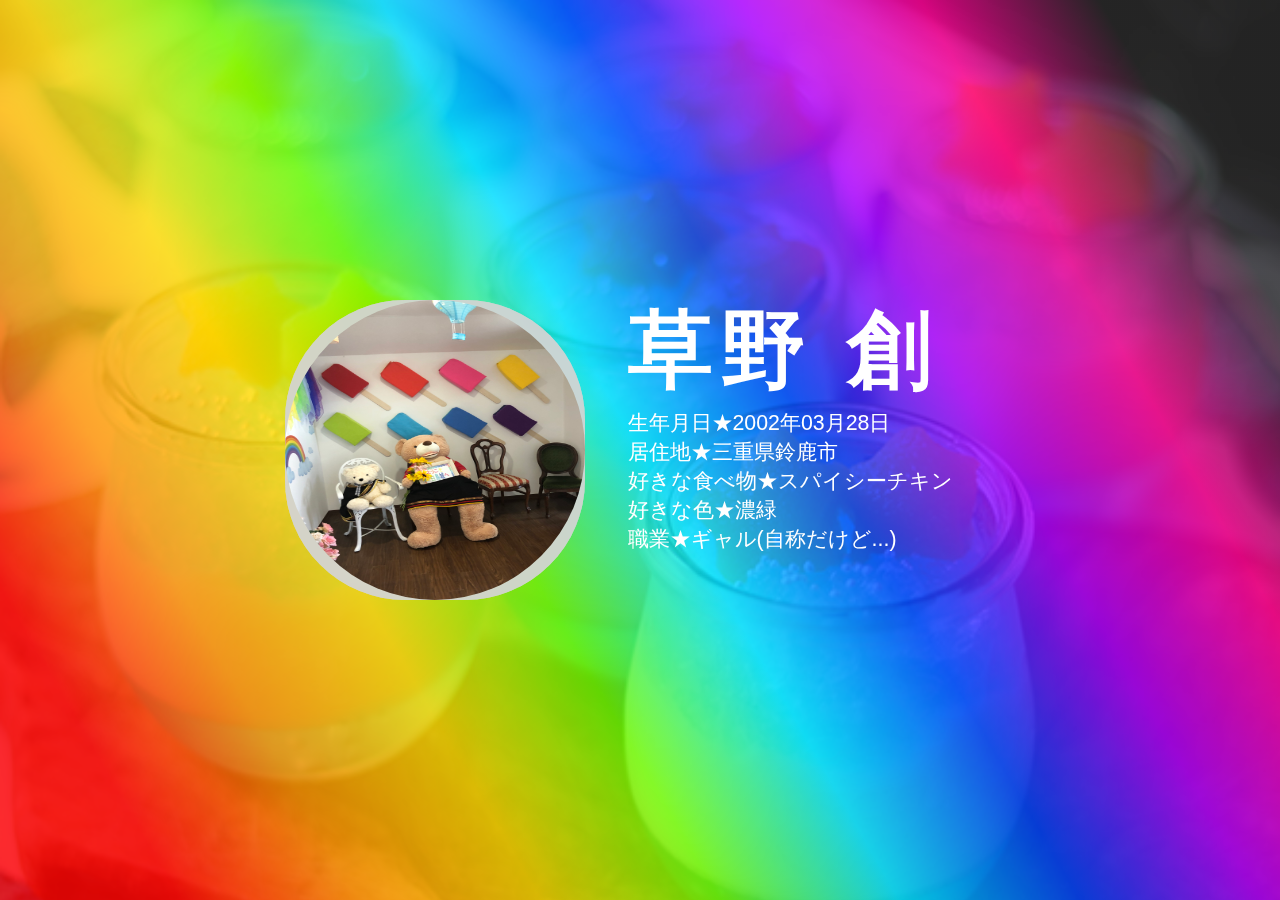
<file: image01.html>
<!DOCTYPE html>
<html lang="ja">
<head>
  <meta charset="UTF-8">
  <meta name="viewport" content="width=device-width, initial-scale=1">
  <title>自己紹介</title>
  <link rel="stylesheet" href="image01.css">
</head>
<body>
    <div class="background-filter"></div>
    <main>
        <div class="profile-photo">
        <img src="IMG_0388.jpeg">
        <span class="circle1"></span>
        <span class="circle2"></span>
        <span class="circle3"></span>
        </div>
        <div class="profile-text">
            <h1>草野 創</h1>
            <p>
                生年月日★2002年03月28日<br>
                居住地★三重県鈴鹿市<br>
                好きな食べ物★スパイシーチキン<br>
                好きな色★濃緑<br>
                職業★ギャル(自称だけど...)
            </p>
            <ul class="social">
                <li><a href="mailto:x20027xx@aitech.ac.jp"><i class="far fa-envelope"></i></a></li>
                <li><a href="https://twitter.com/"><i class="fab fa-twitter"></i></a></li>
                <li><a href="https://www.facebook.com/aikoudai"><i class="fab fa-facebook"></i></a></li>
                <li><a href="https://www.youtube.com/channel/UCez_BkLQSD3ai5gX6n4nZcQ"><i class="fab fa-youtube"></i></a></li>
                <li><a href="https://www.instagram.com/"><i class="fab fa-instagram"></i></a></li>
              </ul>
        </div>
      </main>
</body>
</html>
</file>
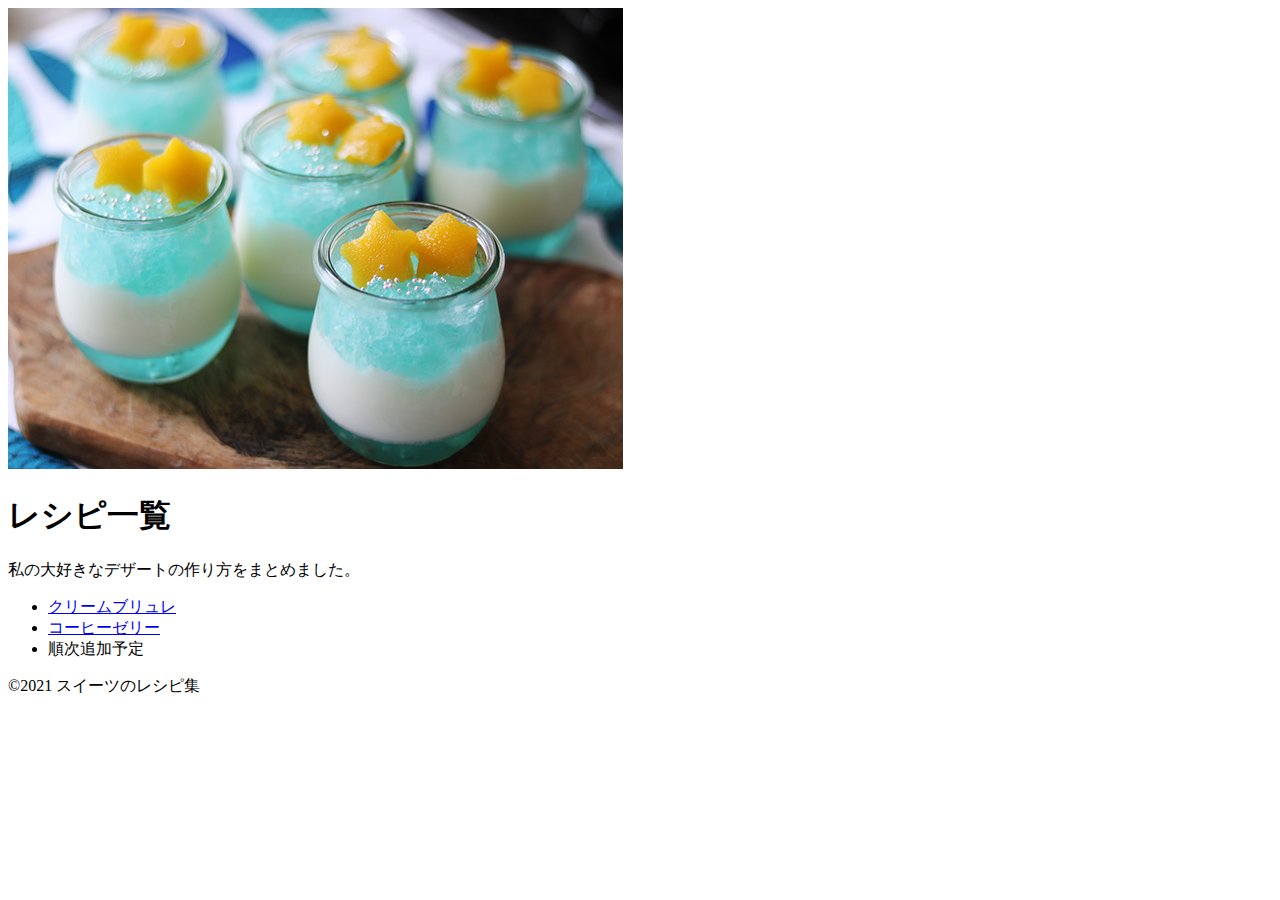
<file: image02.html>
<!DOCTYPE html>
<html lang="ja">
<head>
    <meta charset="UTF-8">
    <meta http-equiv="X-UA-Compatible" content="IE=edge">
    <meta name="viewport" content="width=device-width, initial-scale=1.0">
    <title>スイーツのレシピ集</title>
</head>
<body>

<header>
     <img src="c17061610_main.jpeg" alt="スイーツレシピ">
     <h1>レシピ一覧</h1>
     <p>私の大好きなデザートの作り方をまとめました。</p>
</header>

<main>
    <nav>
        <ul>
            <li><a href="image02_01.html">クリームブリュレ</a></li>
            <li><a href="image02_02.html">コーヒーゼリー</a></li>
            <li>順次追加予定</li>
        </ul>
    </nav>
</main>

<footer>
    <p class="copyright">&copy;2021 スイーツのレシピ集</p>
</footer>

</body>
</html>
</file>
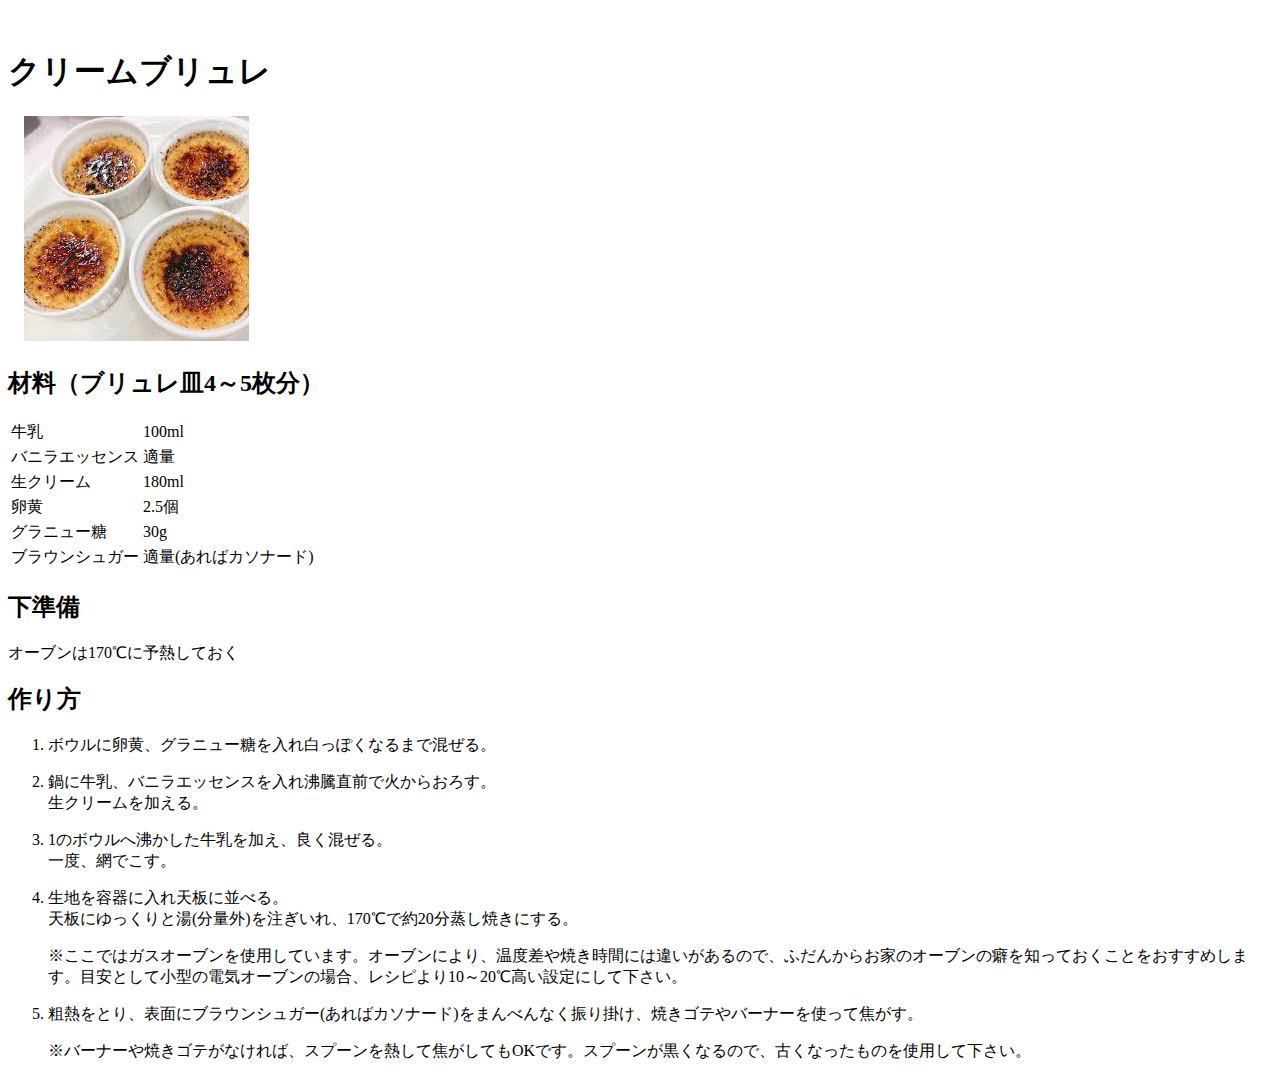
<file: image02_01.html>
<!DOCTYPE html>
<html lang="ja">
<head>
    <meta charset="UTF-8">
    <meta http-equiv="X-UA-Compatible" content="IE=edge">
    <meta name="viewport" content="width=device-width, initial-scale=1.0">
    <title>クリームブリュレ</title>
</head>

<body>

  <header>
    　<h1>クリームブリュレ</h1>
    　<img src="ダウンロード.jpeg" alt="クリームブリュレ">
  </header>

  <section>
    <h2>材料（ブリュレ皿4～5枚分）</h2>
    <table>
      <tr>
        <td>牛乳</dd>
        <td>100ml</td>
      </tr>
      <tr>
        <td>バニラエッセンス</td>
        <td>適量</td>
      </tr>
      <tr>
        <td>生クリーム</td>
        <td>180ml</td>
      </tr>
      <tr> 
        <td>卵黄</td>
        <td>2.5個</td>
      </tr>
      <tr>
        <td>グラニュー糖</td>
        <td>30g</td>
      </tr>
      <tr>
        <td>ブラウンシュガー</td>
        <td>適量(あればカソナード)</td>
      </tr>
    </table>
  </section>

  <section>
    <h2>下準備</h2>
    <p>オーブンは170℃に予熱しておく</p>
  </section>

  <section>
    <h2>作り方</h2>
    <ol>
      <li>
        <p>ボウルに卵黄、グラニュー糖を入れ白っぽくなるまで混ぜる。</p>
      </li>
      <li>
        <p>鍋に牛乳、バニラエッセンスを入れ沸騰直前で火からおろす。<br>生クリームを加える。</p>
      </li>
      <li>
        <p>1のボウルへ沸かした牛乳を加え、良く混ぜる。<br>一度、網でこす。</p>
      </li>
      <li>
        <p>生地を容器に入れ天板に並べる。<br>天板にゆっくりと湯(分量外)を注ぎいれ、170℃で約20分蒸し焼きにする。</p>
        <p>※ここではガスオーブンを使用しています。オーブンにより、温度差や焼き時間には違いがあるので、ふだんからお家のオーブンの癖を知っておくことをおすすめします。目安として小型の電気オーブンの場合、レシピより10～20℃高い設定にして下さい。</p>
      </li>
      <li>
        <p>粗熱をとり、表面にブラウンシュガー(あればカソナード)をまんべんなく振り掛け、焼きゴテやバーナーを使って焦がす。</p>
        <p>※バーナーや焼きゴテがなければ、スプーンを熱して焦がしてもOKです。スプーンが黒くなるので、古くなったものを使用して下さい。</p>
      </li>
    </ol>
  </section>

</body>
</html>
</file>
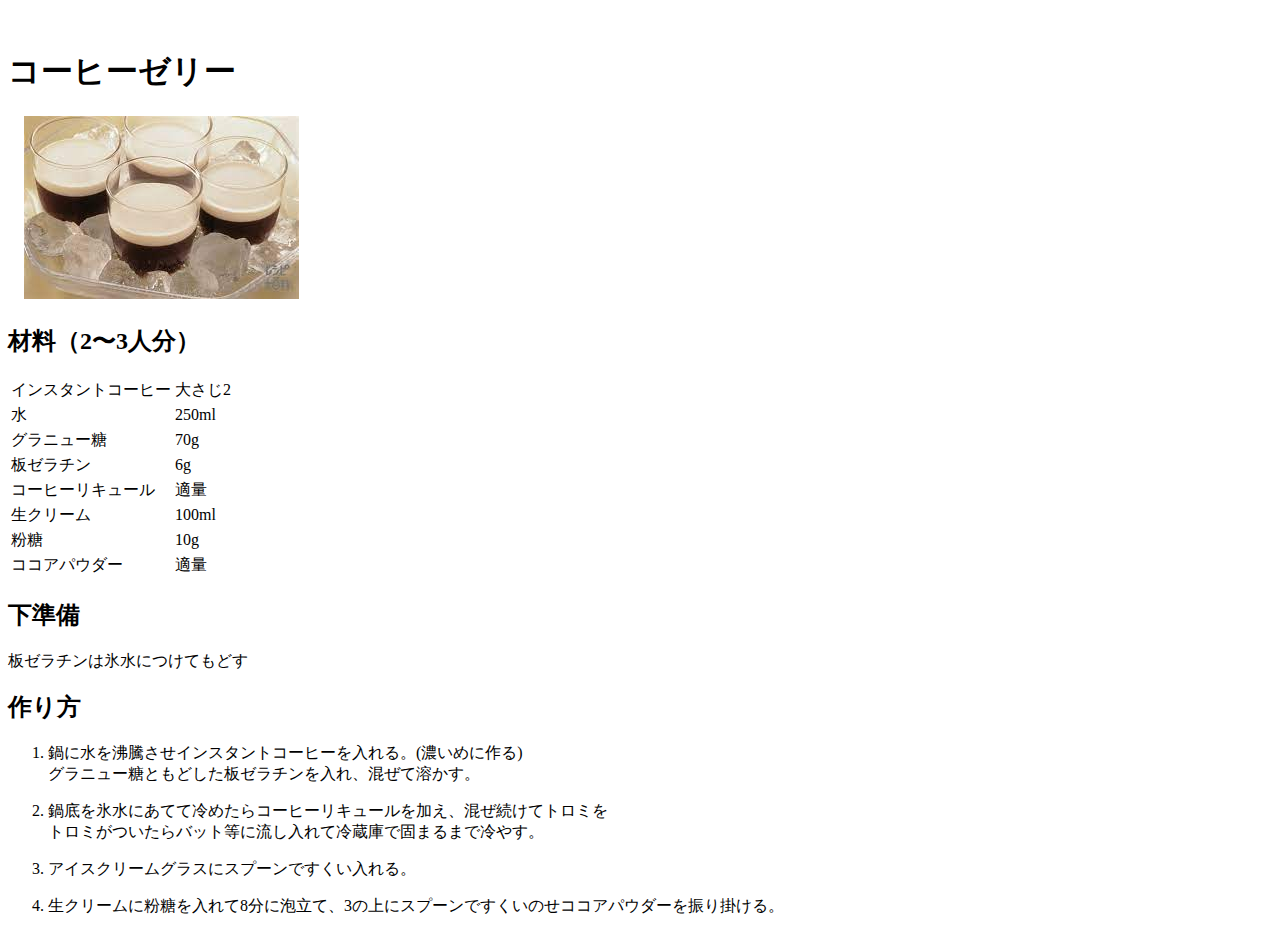
<file: image02_02.html>
<!DOCTYPE html>
<html lang="ja">
<head>
    <meta charset="UTF-8">
    <meta http-equiv="X-UA-Compatible" content="IE=edge">
    <meta name="viewport" content="width=device-width, initial-scale=1.0">
    <title>コーヒーゼリー</title>
</head>

<body>

  <header>
    　<h1>コーヒーゼリー</h1>
    　<img src="ダウンロード (1).jpeg" alt="コーヒーゼリー">
  </header>

  <section>
    <h2>材料（2〜3人分）</h2>
    <table>
      <tr>
        <td>インスタントコーヒー</dd>
        <td>大さじ2</td>
      </tr>
      <tr>
        <td>水</td>
        <td>250ml</td>
      </tr>
      <tr>
        <td>グラニュー糖</td>
        <td>70g</td>
      </tr>
      <tr> 
        <td>板ゼラチン</td>
        <td>6g</td>
      </tr>
      <tr>
        <td>コーヒーリキュール</td>
        <td>適量</td>
      </tr>
      <tr>
        <td>生クリーム</td>
        <td>100ml</td>
      </tr>
      <tr>
        <td>粉糖</td>
        <td>10g</td>
      </tr>
      <tr>
        <td>ココアパウダー</td>
        <td>適量</td>
      </tr>
    </table>
  </section>

  <section>
    <h2>下準備</h2>
    <p>板ゼラチンは氷水につけてもどす</p>
  </section>

  <section>
    <h2>作り方</h2>
    <ol>
      <li>
        <p>鍋に水を沸騰させインスタントコーヒーを入れる。(濃いめに作る)<br>グラニュー糖ともどした板ゼラチンを入れ、混ぜて溶かす。</p>
      </li>
      <li>
        <p>鍋底を氷水にあてて冷めたらコーヒーリキュールを加え、混ぜ続けてトロミを<br>トロミがついたらバット等に流し入れて冷蔵庫で固まるまで冷やす。</p>
      </li>
      <li>
        <p>アイスクリームグラスにスプーンですくい入れる。</p>
      </li>
      <li>
        <p>生クリームに粉糖を入れて8分に泡立て、3の上にスプーンですくいのせココアパウダーを振り掛ける。</p>
      </li>
    </ol>
  </section>

</body>
</html>
</file>
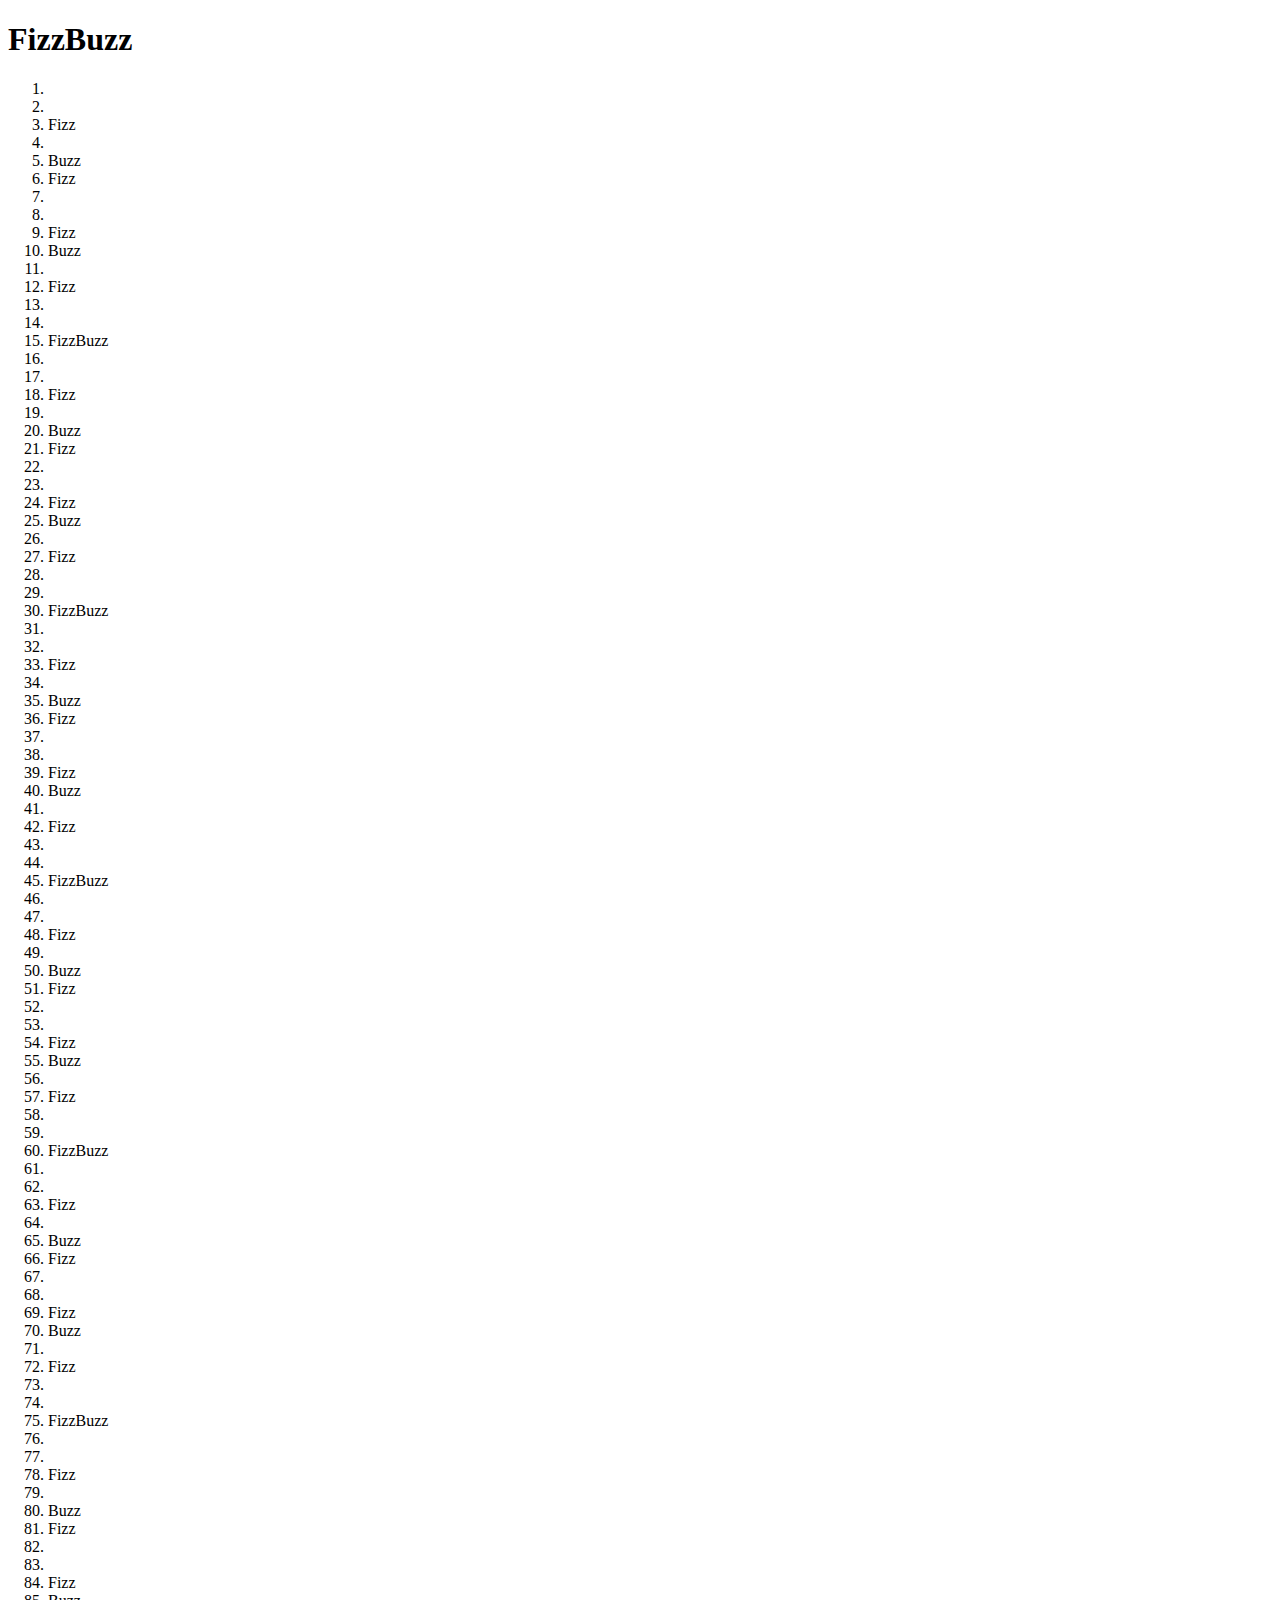
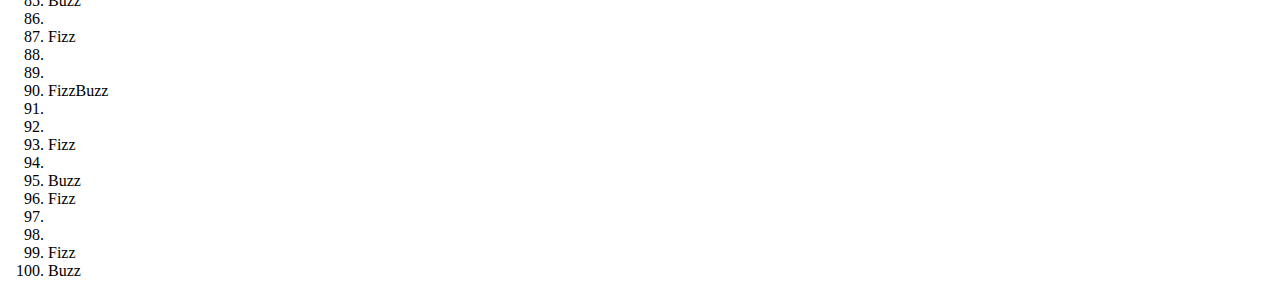
<file: image04.html>
<!DOCTYPE html>
<html lang="ja">

  <head>
    <meta charset="utf-8">
    <meta name="viewport" content="width=device-width, initial-scale=1">
    <title>第5回 課題3 FizzBuzz</title>
    <link rel="stylesheet" href="image04.css">
  </head>

  <body>

    <header>
      <h1>FizzBuzz</h1>
    </header>

    <ol id="fizzbuzz">
      <li></li>
      <li></li>
      <li></li>
      <li></li>
      <li></li>
      <li></li>
      <li></li>
      <li></li>
      <li></li>
      <li></li>
      <li></li>
      <li></li>
      <li></li>
      <li></li>
      <li></li>
      <li></li>
      <li></li>
      <li></li>
      <li></li>
      <li></li>
      <li></li>
      <li></li>
      <li></li>
      <li></li>
      <li></li>
      <li></li>
      <li></li>
      <li></li>
      <li></li>
      <li></li>
      <li></li>
      <li></li>
      <li></li>
      <li></li>
      <li></li>
      <li></li>
      <li></li>
      <li></li>
      <li></li>
      <li></li>
      <li></li>
      <li></li>
      <li></li>
      <li></li>
      <li></li>
      <li></li>
      <li></li>
      <li></li>
      <li></li>
      <li></li>
      <li></li>
      <li></li>
      <li></li>
      <li></li>
      <li></li>
      <li></li>
      <li></li>
      <li></li>
      <li></li>
      <li></li>
      <li></li>
      <li></li>
      <li></li>
      <li></li>
      <li></li>
      <li></li>
      <li></li>
      <li></li>
      <li></li>
      <li></li>
      <li></li>
      <li></li>
      <li></li>
      <li></li>
      <li></li>
      <li></li>
      <li></li>
      <li></li>
      <li></li>
      <li></li>
      <li></li>
      <li></li>
      <li></li>
      <li></li>
      <li></li>
      <li></li>
      <li></li>
      <li></li>
      <li></li>
      <li></li>
      <li></li>
      <li></li>
      <li></li>
      <li></li>
      <li></li>
      <li></li>
      <li></li>
      <li></li>
      <li></li>
      <li></li>
    </ol>

  </body>
  
</html>
</file>
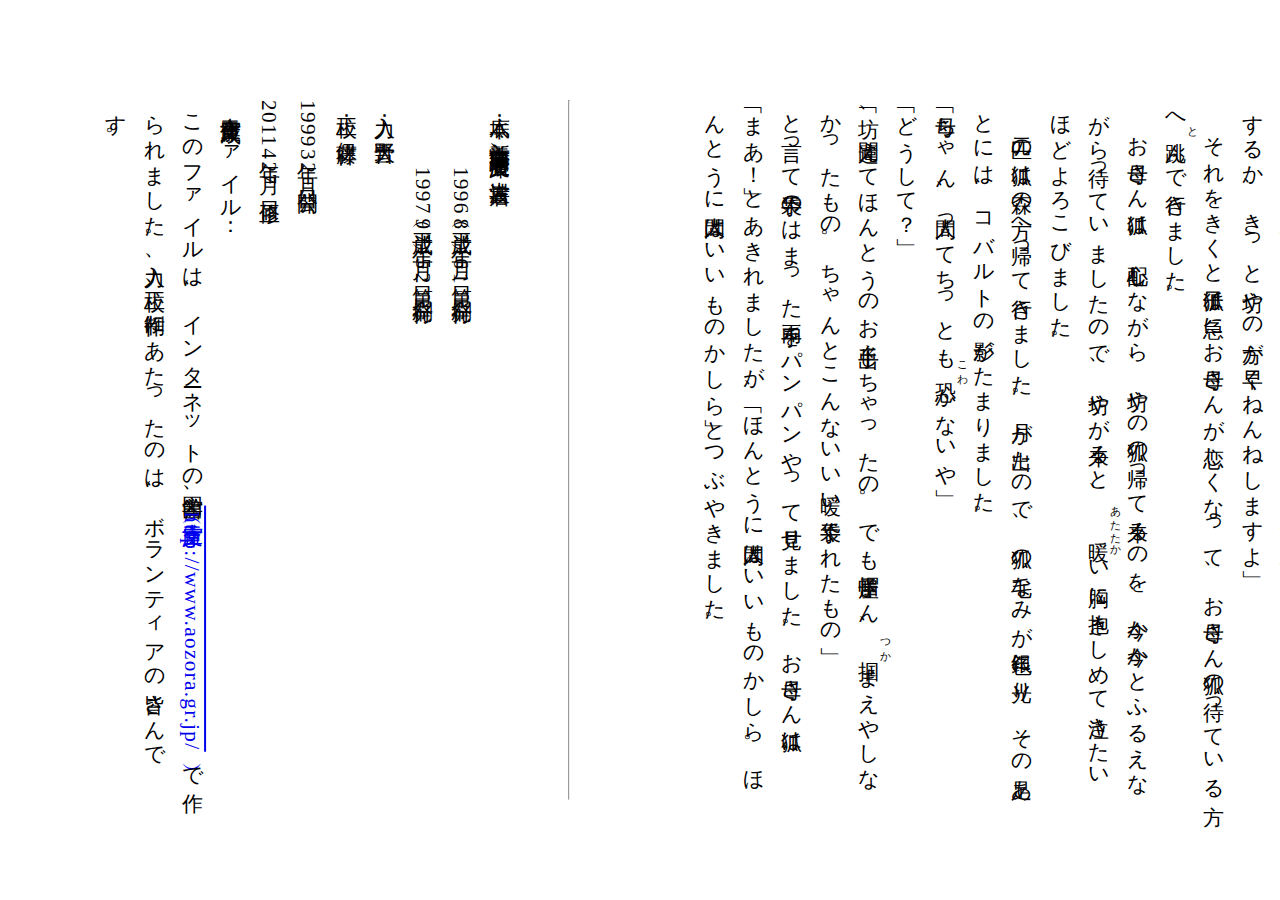
<file: image05.html>
<!DOCTYPE html>
<html lang="ja">
<head>
  <meta charset="UTF-8">
  <meta http-equiv="X-UA-Compatible" content="IE=edge">
  <meta name="viewport" content="width=device-width, initial-scale=1.0">
  
	<title>新美南吉 手袋を買いに</title>
	<meta name="DC.Title" content="手袋を買いに" />
	<meta name="DC.Creator" content="新美南吉" />
	<meta name="DC.Publisher" content="青空文庫" />

  <link rel="stylesheet" href="image05.css">
</head>
<body>
  <div class="metadata">
    <h1 class="title">手袋を買いに</h1>
    <h2 class="author">新美南吉</h2>
    <br />
    <br />
    </div>
    <div id="contents" style="display:none"></div><div class="main_text"><br />
    　寒い冬が北方から、<ruby><rb>狐</rb><rp>（</rp><rt>きつね</rt><rp>）</rp></ruby>の親子の<ruby><rb>棲</rb><rp>（</rp><rt>す</rt><rp>）</rp></ruby>んでいる森へもやって来ました。<br />
    　<ruby><rb>或朝</rb><rp>（</rp><rt>あるあさ</rt><rp>）</rp></ruby><ruby><rb>洞穴</rb><rp>（</rp><rt>ほらあな</rt><rp>）</rp></ruby>から子供の狐が出ようとしましたが、<br />
    「あっ」と叫んで<ruby><rb>眼</rb><rp>（</rp><rt>め</rt><rp>）</rp></ruby>を<ruby><rb>抑</rb><rp>（</rp><rt>おさ</rt><rp>）</rp></ruby>えながら母さん狐のところへころげて来ました。<br />
    「母ちゃん、眼に何か刺さった、ぬいて<ruby><rb>頂戴</rb><rp>（</rp><rt>ちょうだい</rt><rp>）</rp></ruby>早く早く」と言いました。<br />
    　母さん狐がびっくりして、あわてふためきながら、眼を抑えている子供の手を恐る恐るとりのけて見ましたが、何も刺さってはいませんでした。母さん狐は洞穴の入口から外へ出て始めてわけが<ruby><rb>解</rb><rp>（</rp><rt>わか</rt><rp>）</rp></ruby>りました。昨夜のうちに、真白な雪がどっさり降ったのです。その雪の上からお<ruby><rb>陽</rb><rp>（</rp><rt>ひ</rt><rp>）</rp></ruby>さまがキラキラと<ruby><rb>照</rb><rp>（</rp><rt>てら</rt><rp>）</rp></ruby>していたので、雪は<ruby><rb>眩</rb><rp>（</rp><rt>まぶ</rt><rp>）</rp></ruby>しいほど反射していたのです。雪を知らなかった子供の狐は、あまり強い反射をうけたので、眼に何か刺さったと思ったのでした。<br />
    　子供の狐は遊びに行きました。<ruby><rb>真綿</rb><rp>（</rp><rt>まわた</rt><rp>）</rp></ruby>のように<ruby><rb>柔</rb><rp>（</rp><rt>やわら</rt><rp>）</rp></ruby>かい雪の上を<ruby><rb>駈</rb><rp>（</rp><rt>か</rt><rp>）</rp></ruby>け<ruby><rb>廻</rb><rp>（</rp><rt>まわ</rt><rp>）</rp></ruby>ると、雪の<ruby><rb>粉</rb><rp>（</rp><rt>こ</rt><rp>）</rp></ruby>が、しぶきのように飛び散って小さい<ruby><rb>虹</rb><rp>（</rp><rt>にじ</rt><rp>）</rp></ruby>がすっと映るのでした。<br />
    　すると突然、うしろで、<br />
    「どたどた、ざーっ」と<ruby><rb>物凄</rb><rp>（</rp><rt>ものすご</rt><rp>）</rp></ruby>い音がして、パン粉のような<ruby><rb>粉雪</rb><rp>（</rp><rt>こなゆき</rt><rp>）</rp></ruby>が、ふわーっと子狐におっかぶさって来ました。子狐はびっくりして、雪の中にころがるようにして十<ruby><rb>米</rb><rp>（</rp><rt>メートル</rt><rp>）</rp></ruby>も向こうへ逃げました。何だろうと思ってふり返って見ましたが何もいませんでした。それは<ruby><rb>樅</rb><rp>（</rp><rt>もみ</rt><rp>）</rp></ruby>の枝から雪がなだれ落ちたのでした。まだ枝と枝の間から白い絹糸のように雪がこぼれていました。<br />
    　間もなく洞穴へ帰って来た子狐は、<br />
    「お母ちゃん、お手々が冷たい、お手々がちんちんする」と言って、<ruby><rb>濡</rb><rp>（</rp><rt>ぬ</rt><rp>）</rp></ruby>れて<ruby><rb>牡丹色</rb><rp>（</rp><rt>ぼたんいろ</rt><rp>）</rp></ruby>になった両手を母さん狐の前にさしだしました。母さん狐は、その手に、は――っと息をふっかけて、ぬくとい母さんの手でやんわり包んでやりながら、<br />
    「もうすぐ<ruby><rb>暖</rb><rp>（</rp><rt>あたたか</rt><rp>）</rp></ruby>くなるよ、雪をさわると、すぐ暖くなるもんだよ」といいましたが、かあいい坊やの手に<ruby><rb>霜焼</rb><rp>（</rp><rt>しもやけ</rt><rp>）</rp></ruby>ができてはかわいそうだから、夜になったら、町まで行って、<ruby><rb>坊</rb><rp>（</rp><rt>ぼう</rt><rp>）</rp></ruby>やのお手々にあうような毛糸の手袋を買ってやろうと思いました。<br />
    　暗い暗い夜が<ruby><rb>風呂敷</rb><rp>（</rp><rt>ふろしき</rt><rp>）</rp></ruby>のような影をひろげて野原や森を包みにやって来ましたが、雪はあまり白いので、包んでも包んでも白く浮びあがっていました。<br />
    　親子の銀狐は洞穴から出ました。子供の方はお母さんのお<ruby><rb>腹</rb><rp>（</rp><rt>なか</rt><rp>）</rp></ruby>の下へはいりこんで、そこからまんまるな眼をぱちぱちさせながら、あっちやこっちを見ながら歩いて行きました。<br />
    　やがて、<ruby><rb>行手</rb><rp>（</rp><rt>ゆくて</rt><rp>）</rp></ruby>にぽっつりあかりが一つ見え始めました。それを子供の狐が見つけて、<br />
    「母ちゃん、お星さまは、あんな低いところにも落ちてるのねえ」とききました。<br />
    「あれはお星さまじゃないのよ」と言って、その時母さん狐の足はすくんでしまいました。<br />
    「あれは町の<ruby><rb>灯</rb><rp>（</rp><rt>ひ</rt><rp>）</rp></ruby>なんだよ」<br />
    　その町の灯を見た時、母さん狐は、ある時町へお友達と出かけて行って、とんだめにあったことを<ruby><rb>思出</rb><rp>（</rp><rt>おもいだ</rt><rp>）</rp></ruby>しました。およしなさいっていうのもきかないで、お友達の狐が、<ruby><rb>或</rb><rp>（</rp><rt>あ</rt><rp>）</rp></ruby>る家の<ruby><rb>家鴨</rb><rp>（</rp><rt>あひる</rt><rp>）</rp></ruby>を盗もうとしたので、お<ruby><rb>百姓</rb><rp>（</rp><rt>ひゃくしょう</rt><rp>）</rp></ruby>に見つかって、さんざ追いまくられて、命からがら逃げたことでした。<br />
    「母ちゃん何してんの、早く行こうよ」と子供の狐がお腹の下から言うのでしたが、母さん狐はどうしても足がすすまないのでした。そこで、しかたがないので、<ruby><rb>坊</rb><rp>（</rp><rt>ぼう</rt><rp>）</rp></ruby>やだけを一人で町まで行かせることになりました。<br />
    「坊やお手々を片方お出し」とお母さん狐がいいました。その手を、母さん狐はしばらく握っている間に、可愛いい人間の子供の手にしてしまいました。坊やの狐はその手をひろげたり握ったり、<ruby><rb>抓</rb><rp>（</rp><rt>つね</rt><rp>）</rp></ruby>って見たり、<ruby><rb>嗅</rb><rp>（</rp><rt>か</rt><rp>）</rp></ruby>いで見たりしました。<br />
    「何だか変だな母ちゃん、これなあに？」と言って、雪あかりに、またその、人間の手に変えられてしまった自分の手をしげしげと見つめました。<br />
    「それは人間の手よ。いいかい坊や、町へ行ったらね、たくさん人間の家があるからね、まず表に<ruby><rb>円</rb><rp>（</rp><rt>まる</rt><rp>）</rp></ruby>いシャッポの看板のかかっている家を<ruby><rb>探</rb><rp>（</rp><rt>さが</rt><rp>）</rp></ruby>すんだよ。それが見つかったらね、トントンと戸を<ruby><rb>叩</rb><rp>（</rp><rt>たた</rt><rp>）</rp></ruby>いて、今晩はって言うんだよ。そうするとね、中から人間が、すこうし戸をあけるからね、その戸の<ruby><rb>隙間</rb><rp>（</rp><rt>すきま</rt><rp>）</rp></ruby>から、こっちの手、ほらこの人間の手をさし入れてね、この手にちょうどいい手袋頂戴って言うんだよ、わかったね、決して、こっちのお手々を出しちゃ<ruby><rb>駄目</rb><rp>（</rp><rt>だめ</rt><rp>）</rp></ruby>よ」と母さん狐は言いきかせました。<br />
    「どうして？」と坊やの狐はききかえしました。<br />
    「人間はね、相手が狐だと解ると、手袋を売ってくれないんだよ、それどころか、<ruby><rb>掴</rb><rp>（</rp><rt>つか</rt><rp>）</rp></ruby>まえて<ruby><rb>檻</rb><rp>（</rp><rt>おり</rt><rp>）</rp></ruby>の中へ入れちゃうんだよ、人間ってほんとに<ruby><rb>恐</rb><rp>（</rp><rt>こわ</rt><rp>）</rp></ruby>いものなんだよ」<br />
    「ふーん」<br />
    「決して、こっちの手を出しちゃいけないよ、こっちの方、ほら人間の手の方をさしだすんだよ」と言って、母さんの狐は、持って来た二つの<ruby><rb>白銅貨</rb><rp>（</rp><rt>はくどうか</rt><rp>）</rp></ruby>を、人間の手の方へ握らせてやりました。<br />
    　子供の狐は、町の<ruby><rb>灯</rb><rp>（</rp><rt>ひ</rt><rp>）</rp></ruby>を目あてに、雪あかりの野原をよちよちやって行きました。始めのうちは一つきりだった灯が二つになり三つになり、はては十にもふえました。狐の子供はそれを見て、灯には、星と同じように、赤いのや黄いのや青いのがあるんだなと思いました。やがて町にはいりましたが通りの家々はもうみんな戸を<ruby><rb>閉</rb><rp>（</rp><rt>し</rt><rp>）</rp></ruby>めてしまって、高い窓から暖かそうな光が、道の雪の上に落ちているばかりでした。<br />
    　けれど表の看板の上には大てい小さな電燈がともっていましたので、狐の子は、それを見ながら、帽子屋を探して行きました。自転車の看板や、<ruby><rb>眼鏡</rb><rp>（</rp><rt>めがね</rt><rp>）</rp></ruby>の看板やその他いろんな看板が、あるものは、新しいペンキで<ruby><rb>画</rb><rp>（</rp><rt>か</rt><rp>）</rp></ruby>かれ、<ruby><rb>或</rb><rp>（</rp><rt>あ</rt><rp>）</rp></ruby>るものは、古い壁のようにはげていましたが、町に始めて出て来た子狐にはそれらのものがいったい何であるか分らないのでした。<br />
    　とうとう帽子屋がみつかりました。お母さんが道々よく教えてくれた、黒い大きなシルクハットの帽子の看板が、青い電燈に<ruby><rb>照</rb><rp>（</rp><rt>てら</rt><rp>）</rp></ruby>されてかかっていました。<br />
    　子狐は教えられた通り、トントンと戸を叩きました。<br />
    「今晩は」<br />
    　すると、中では何かことこと音がしていましたがやがて、戸が一寸ほどゴロリとあいて、光の帯が道の白い雪の上に長く伸びました。<br />
    　子狐はその光がまばゆかったので、めんくらって、まちがった方の手を、――お母さまが出しちゃいけないと言ってよく聞かせた方の手をすきまからさしこんでしまいました。<br />
    「このお手々にちょうどいい手袋下さい」<br />
    　すると帽子屋さんは、おやおやと思いました。狐の手です。狐の手が手袋をくれと言うのです。これはきっと<ruby><rb>木</rb><rp>（</rp><rt>こ</rt><rp>）</rp></ruby>の<ruby><rb>葉</rb><rp>（</rp><rt>は</rt><rp>）</rp></ruby>で買いに来たんだなと思いました。そこで、<br />
    「先にお金を下さい」と言いました。子狐はすなおに、握って来た白銅貨を二つ帽子屋さんに渡しました。帽子屋さんはそれを<ruby><rb>人差指</rb><rp>（</rp><rt>ひとさしゆび</rt><rp>）</rp></ruby>のさきにのっけて、カチ合せて見ると、チンチンとよい音がしましたので、これは木の葉じゃない、ほんとのお金だと思いましたので、<ruby><rb>棚</rb><rp>（</rp><rt>たな</rt><rp>）</rp></ruby>から子供用の毛糸の手袋をとり出して来て子狐の手に持たせてやりました。子狐は、お礼を言ってまた、もと来た道を帰り始めました。<br />
    「お母さんは、人間は恐ろしいものだって<ruby><rb>仰有</rb><rp>（</rp><rt>おっしゃ</rt><rp>）</rp></ruby>ったがちっとも恐ろしくないや。だって僕の手を見てもどうもしなかったもの」と思いました。けれど子狐はいったい人間なんてどんなものか見たいと思いました。<br />
    　ある窓の下を通りかかると、人間の声がしていました。何というやさしい、何という美しい、何と言うおっとりした声なんでしょう。<br />
    <div class="jisage_2" style="margin-left: 2em">
    「ねむれ　ねむれ<br />
    母の胸に、<br />
    ねむれ　ねむれ<br />
    母の手に――」<br />
    </div>
    　子狐はその<ruby><rb>唄声</rb><rp>（</rp><rt>うたごえ</rt><rp>）</rp></ruby>は、きっと人間のお母さんの声にちがいないと思いました。だって、子狐が眠る時にも、やっぱり母さん狐は、あんなやさしい声でゆすぶってくれるからです。<br />
    　するとこんどは、子供の声がしました。<br />
    「母ちゃん、こんな寒い夜は、森の子狐は寒い寒いって<ruby><rb>啼</rb><rp>（</rp><rt>な</rt><rp>）</rp></ruby>いてるでしょうね」<br />
    　すると母さんの声が、<br />
    「森の子狐もお母さん狐のお唄をきいて、<ruby><rb>洞穴</rb><rp>（</rp><rt>ほらあな</rt><rp>）</rp></ruby>の中で眠ろうとしているでしょうね。さあ坊やも早くねんねしなさい。森の子狐と坊やとどっちが早くねんねするか、きっと坊やの方が早くねんねしますよ」<br />
    　それをきくと子狐は急にお母さんが恋しくなって、お母さん狐の待っている方へ<ruby><rb>跳</rb><rp>（</rp><rt>と</rt><rp>）</rp></ruby>んで行きました。<br />
    　お母さん狐は、心配しながら、坊やの狐の帰って来るのを、今か今かとふるえながら待っていましたので、坊やが来ると、<ruby><rb>暖</rb><rp>（</rp><rt>あたたか</rt><rp>）</rp></ruby>い胸に抱きしめて泣きたいほどよろこびました。<br />
    　二匹の狐は森の方へ帰って行きました。月が出たので、狐の毛なみが銀色に光り、その足あとには、コバルトの影がたまりました。<br />
    「母ちゃん、人間ってちっとも<ruby><rb>恐</rb><rp>（</rp><rt>こわ</rt><rp>）</rp></ruby>かないや」<br />
    「どうして？」<br />
    「坊、間違えてほんとうのお手々出しちゃったの。でも帽子屋さん、<ruby><rb>掴</rb><rp>（</rp><rt>つか</rt><rp>）</rp></ruby>まえやしなかったもの。ちゃんとこんないい暖い手袋くれたもの」<br />
    と言って手袋のはまった両手をパンパンやって見せました。お母さん狐は、<br />
    「まあ！」とあきれましたが、「ほんとうに人間はいいものかしら。ほんとうに人間はいいものかしら」とつぶやきました。<br />
    <br />
    <br />
    <br />
    </div>
    <div class="bibliographical_information">
    <hr />
    <br />
    底本：「新美南吉童話集」岩波文庫、岩波書店<br />
    　　　1996（平成8）年7月16日第1刷発行<br />
    　　　1997（平成9）年7月15日第2刷発行<br />
    入力：大野晋<br />
    校正：伊藤祥<br />
    1999年3月2日公開<br />
    2011年4月27日修正<br />
    青空文庫作成ファイル：<br />
    このファイルは、インターネットの図書館、<a href="http://www.aozora.gr.jp/">青空文庫（http://www.aozora.gr.jp/）</a>で作られました。入力、校正、制作にあたったのは、ボランティアの皆さんです。<br />
    <br />
    <br />
    </div>  
</body>
</html>
</file>
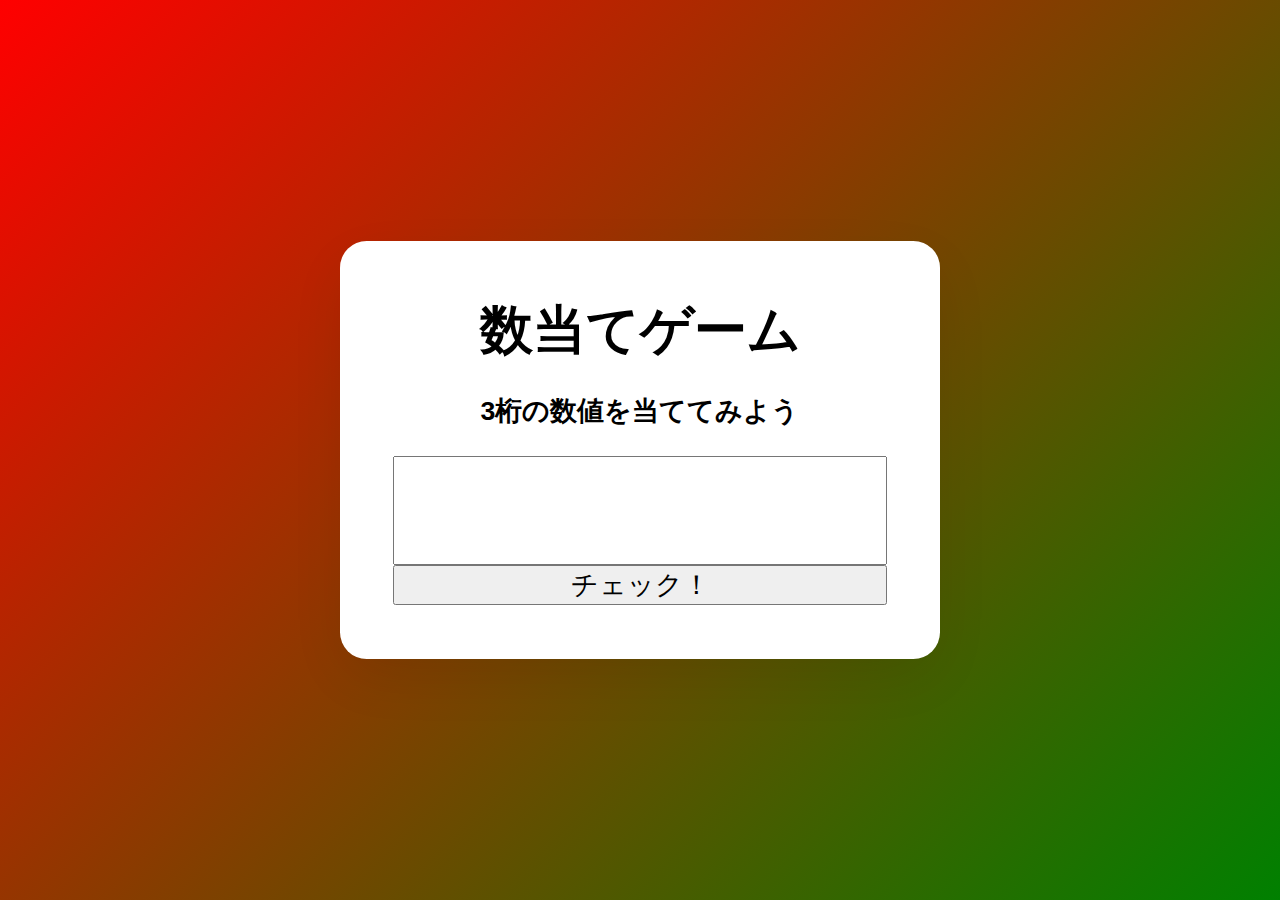
<file: image06.html>
<!DOCTYPE html>
<html lang="ja">
<head>
    <meta charset="UTF-8">
    <meta name="viewport" content="width=device-width, initial-scale=1.0">
    <meta name="robots" content="noindex,nofollow,noarchive">
    <meta http-equiv="X-UA-Compatible" content="ie=edge">
    <title>数当てゲーム</title>
    <link rel="stylesheet" href="image06.css">
    <script src="image06.js" defer></script>
</head>

<body>
    <main>
        <h1>数当てゲーム</h1>
        <h4>3桁の数値を当ててみよう</h4>
        <input type="number" id="num" min="100" max="999">
        <button id="check">チェック！</button>
        <p class="message-container">
            
        </p>
    </main>
</body>

</html>
</file>
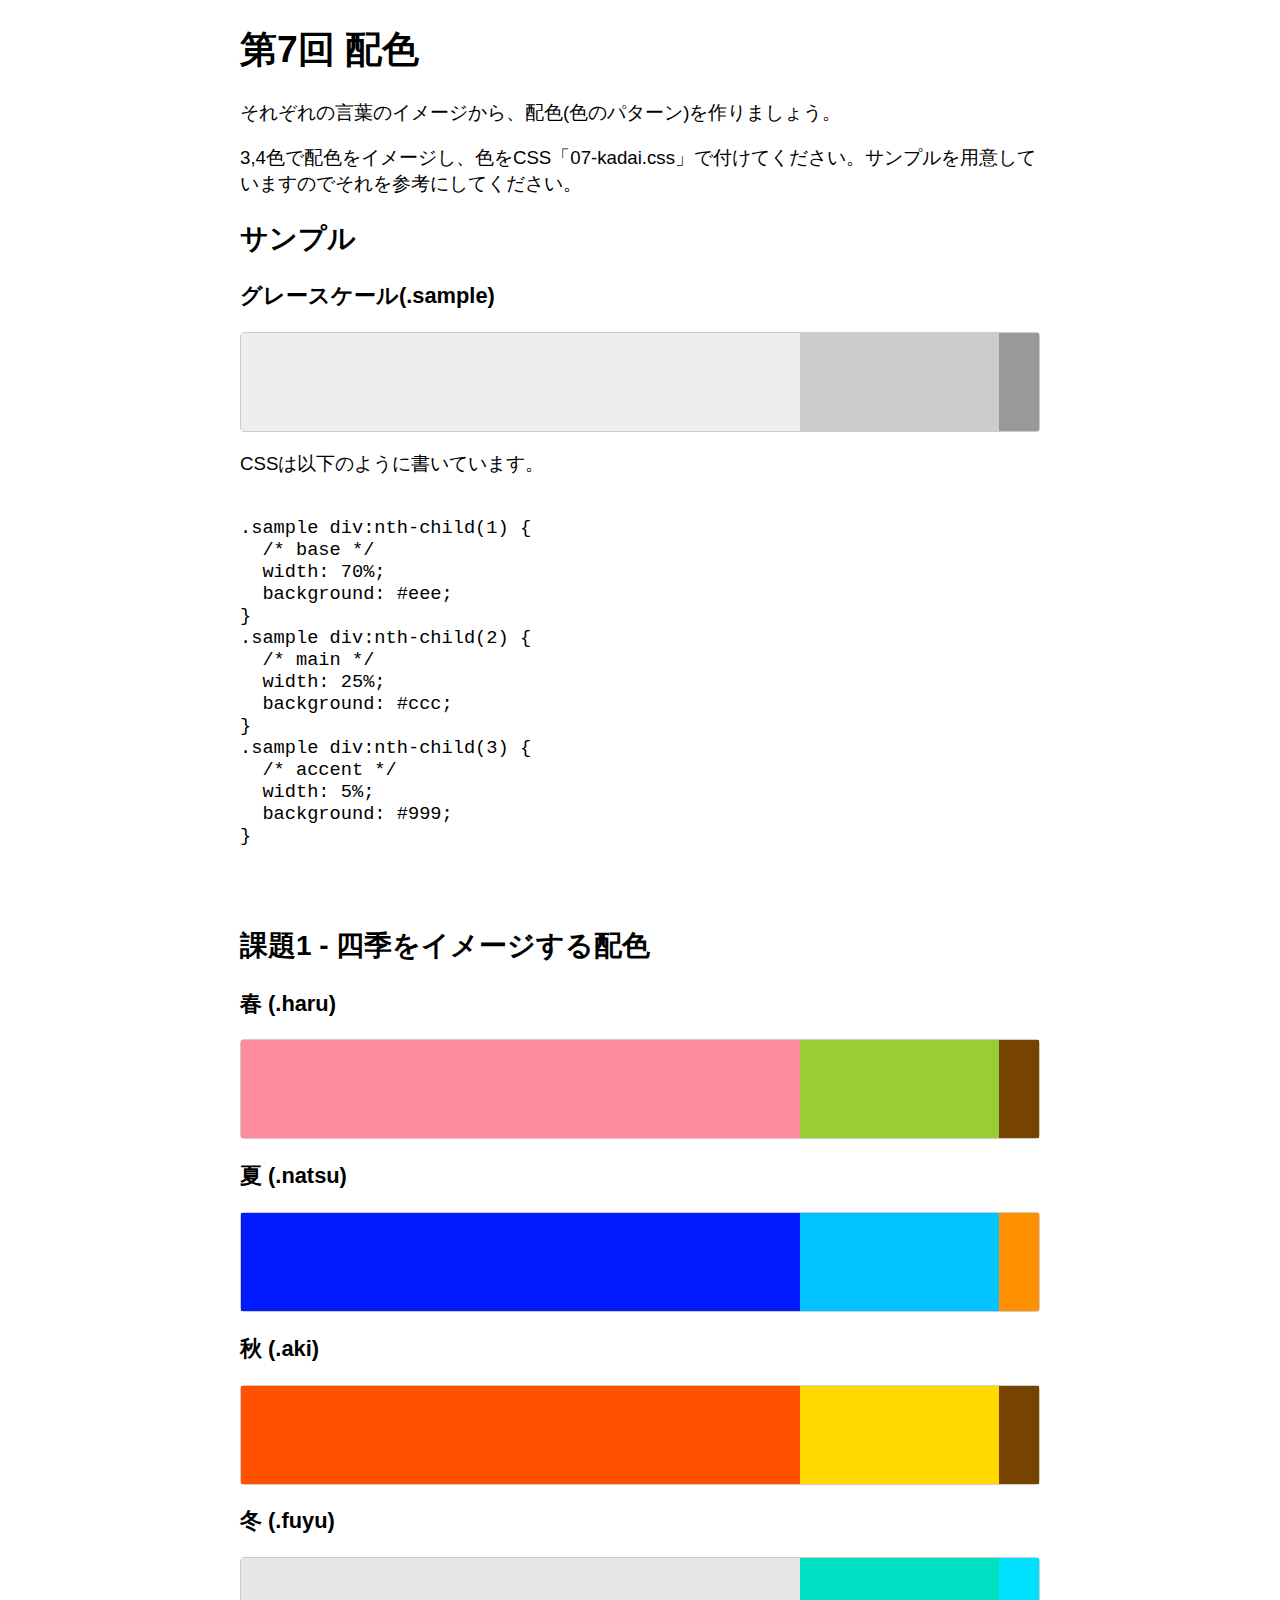
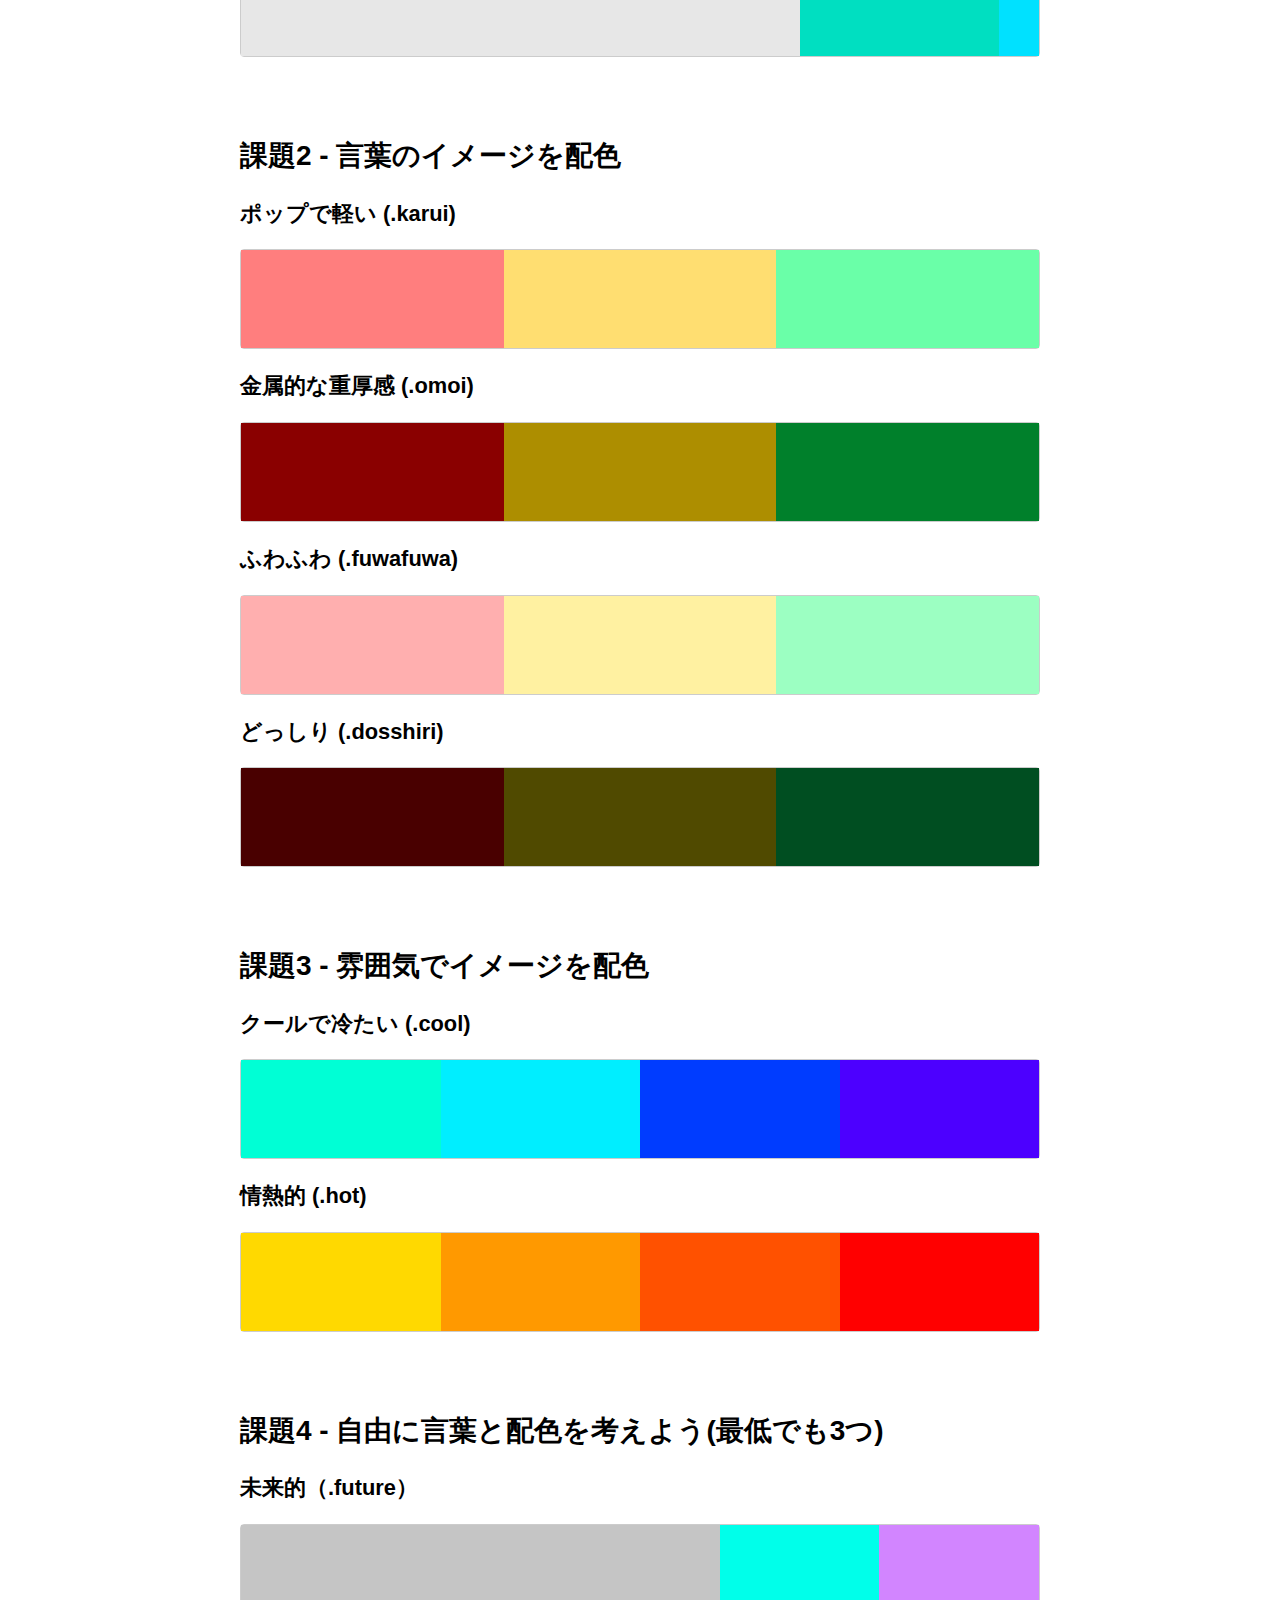
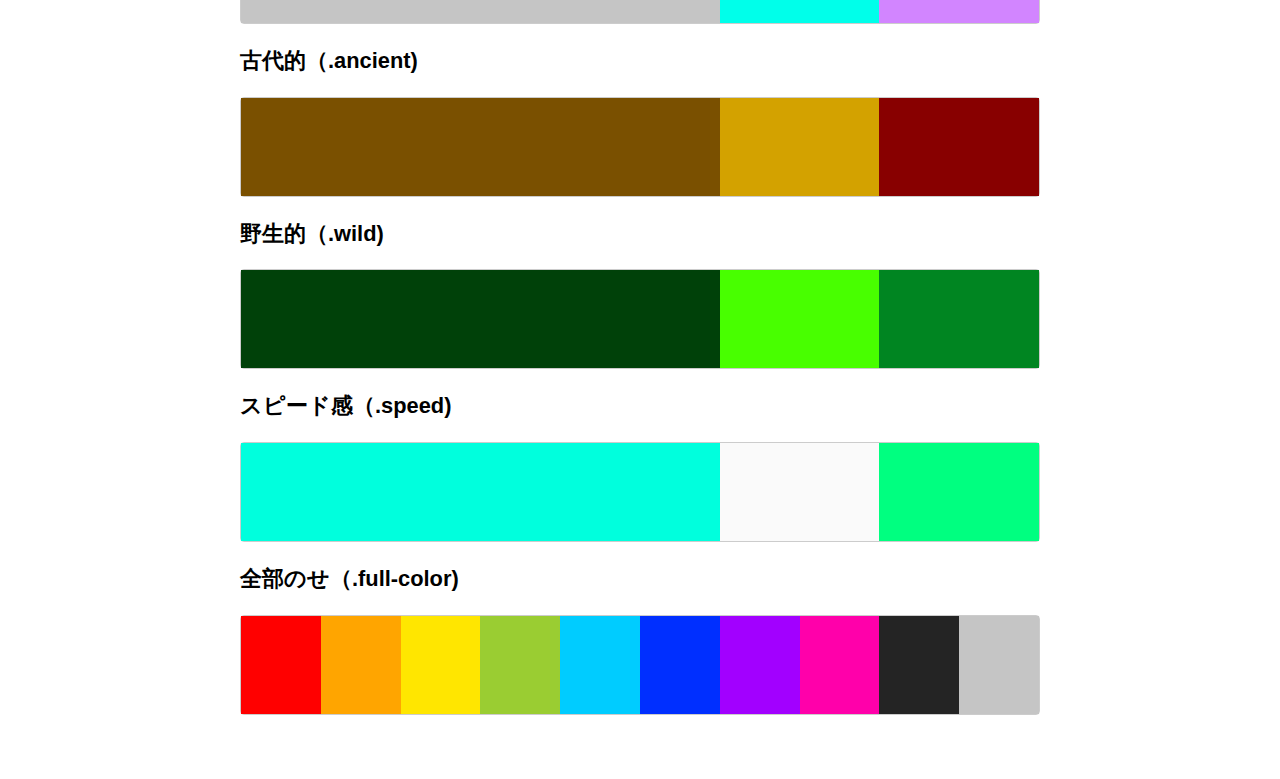
<file: image08.html>
<!DOCTYPE html>
<html lang="ja" dir="ltr">
  <head>
    <meta charset="utf-8">
    <meta name="viewport" content="width=device-width,initial-scale=1">
    <title>第7回 配色課題</title>
    <link rel="stylesheet" href="image08_master.css">
    <link rel="stylesheet" href="image08.css">
  </head>
  <body>
    <header>
      <h1>第7回 配色</h1>
      <p>それぞれの言葉のイメージから、配色(色のパターン)を作りましょう。</p>
      <p>3,4色で配色をイメージし、色をCSS「07-kadai.css」で付けてください。サンプルを用意していますのでそれを参考にしてください。</p>
    </header>
    <section>
      <h2>サンプル</h2>
      <h3>グレースケール(.sample)</h3>
      <div class="kadai sample">
        <div></div>
        <div></div>
        <div></div>
      </div>
      <p>CSSは以下のように書いています。</p>
      <p>
        <pre>
<code>
.sample div:nth-child(1) {
  /* base */
  width: 70%;
  background: #eee;
}
.sample div:nth-child(2) {
  /* main */
  width: 25%;
  background: #ccc;
}
.sample div:nth-child(3) {
  /* accent */
  width: 5%;
  background: #999;
}
</code></pre>
      </p>
    </section>
    <section>
      <h2>課題1 - 四季をイメージする配色</h2>
      <h3>春 (.haru)</h3>
      <div class="kadai haru">
        <div></div>
        <div></div>
        <div></div>
      </div>
      <h3>夏 (.natsu)</h3>
      <div class="kadai natsu">
        <div></div>
        <div></div>
        <div></div>
      </div>
      <h3>秋 (.aki)</h3>
      <div class="kadai aki">
        <div></div>
        <div></div>
        <div></div>
      </div>
      <h3>冬 (.fuyu)</h3>
      <div class="kadai fuyu">
        <div></div>
        <div></div>
        <div></div>
      </div>
    </section>
    <section>
      <h2>課題2 - 言葉のイメージを配色</h2>
      <h3>ポップで軽い (.karui)</h3>
      <div class="kadai karui">
        <div></div>
        <div></div>
        <div></div>
      </div>
      <h3>金属的な重厚感 (.omoi)</h3>
      <div class="kadai omoi">
        <div></div>
        <div></div>
        <div></div>
      </div>
      <h3>ふわふわ (.fuwafuwa)</h3>
      <div class="kadai fuwafuwa">
        <div></div>
        <div></div>
        <div></div>
      </div>
      <h3>どっしり (.dosshiri)</h3>
      <div class="kadai dosshiri">
        <div></div>
        <div></div>
        <div></div>
      </div>
    </section>
    <section>
      <h2>課題3 - 雰囲気でイメージを配色</h2>
      <h3>クールで冷たい (.cool)</h3>
      <div class="kadai cool">
        <div></div>
        <div></div>
        <div></div>
        <div></div>
      </div>
      <h3>情熱的 (.hot)</h3>
      <div class="kadai hot">
        <div></div>
        <div></div>
        <div></div>
        <div></div>
      </div>
    </section>
    <section>
      <h2>課題4 - 自由に言葉と配色を考えよう(最低でも3つ)</h2>
      <h3>未来的（.future）</h3>
      <div class="kadai future">
        <div></div>
        <div></div>
        <div></div>
      </div>
      <h3>古代的（.ancient) </h3>
      <div class="kadai ancient">
        <div></div>
        <div></div>
        <div></div>
      </div>
      <h3>野生的（.wild) </h3>
      <div class="kadai wild">
        <div></div>
        <div></div>
        <div></div>
      </div>
      <h3>スピード感（.speed) </h3>
      <div class="kadai speed">
        <div></div>
        <div></div>
        <div></div>
      </div>
      <h3>全部のせ（.full-color) </h3>
      <div class="kadai full-color">
        <div></div>
        <div></div>
        <div></div>
        <div></div>
        <div></div>
        <div></div>
        <div></div>
        <div></div>
        <div></div>
        <div></div>
      </div>
    </section>
  </body>
</html>
</file>
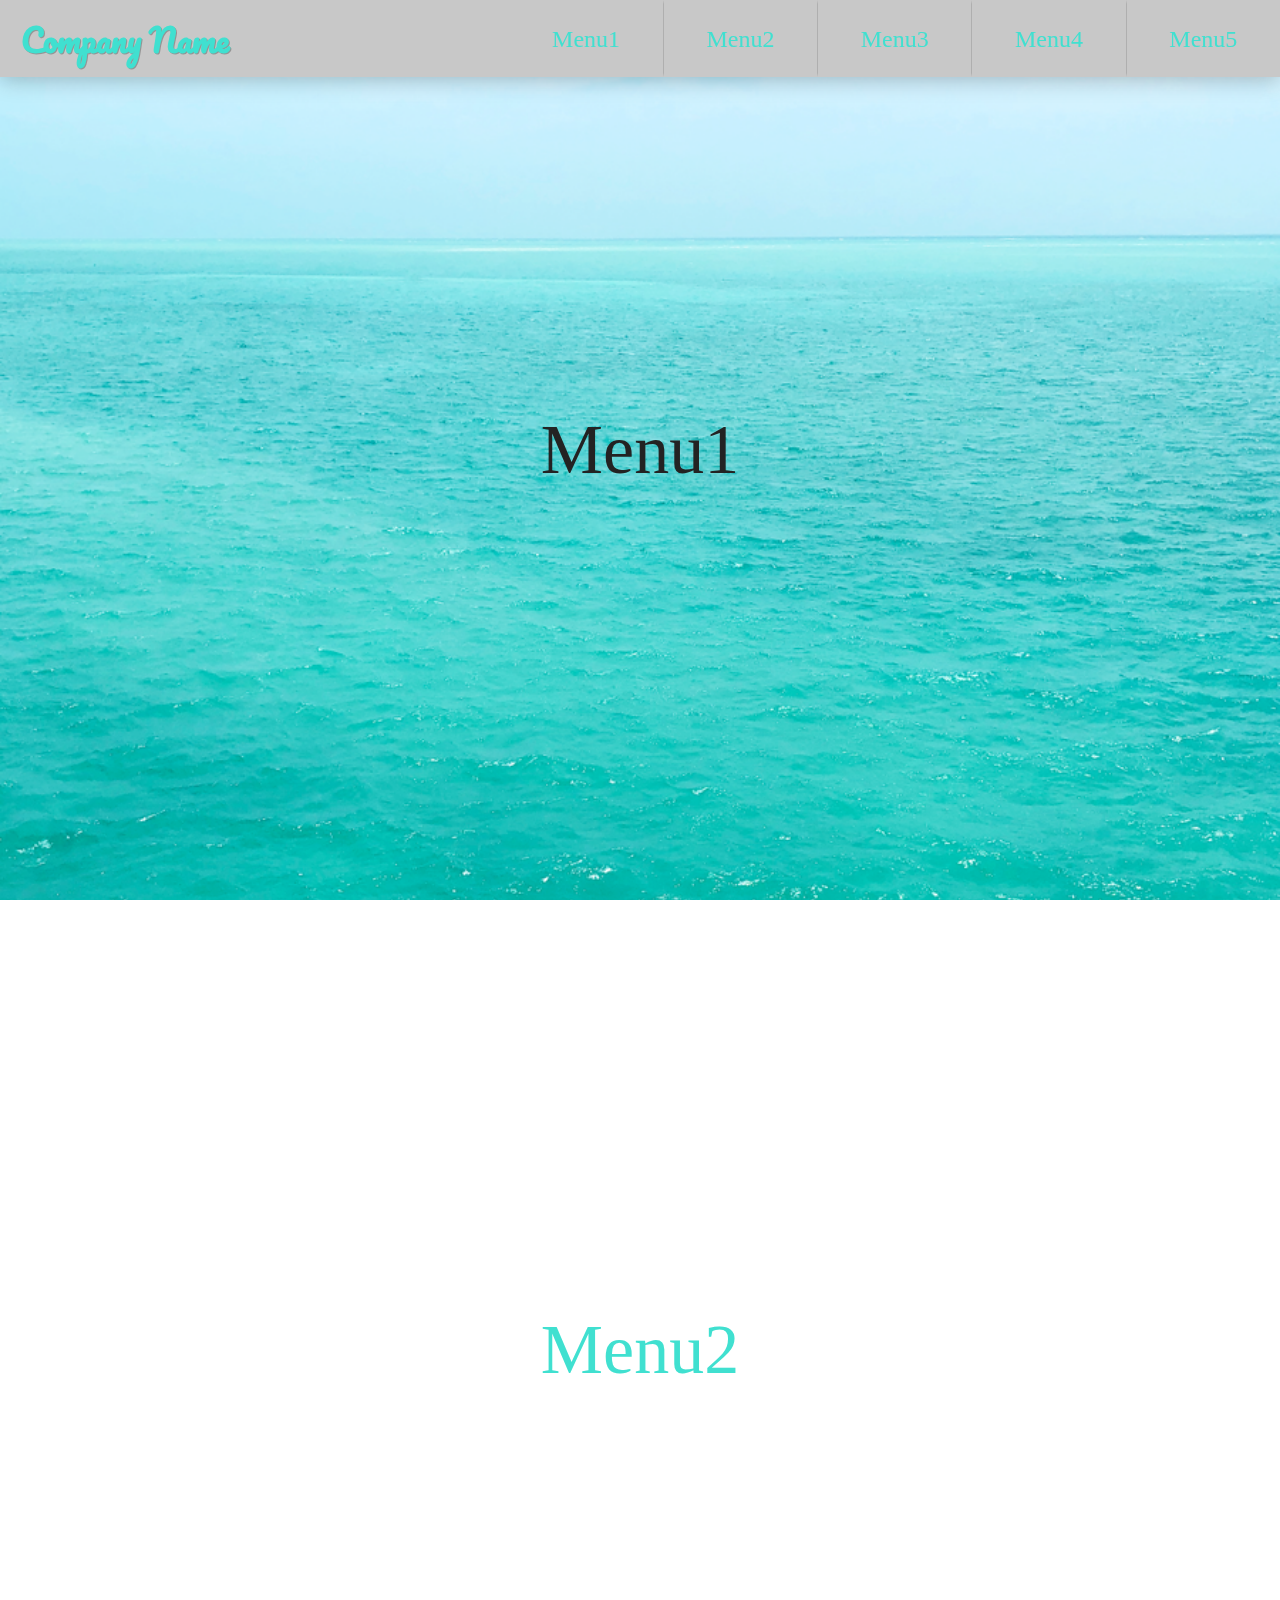
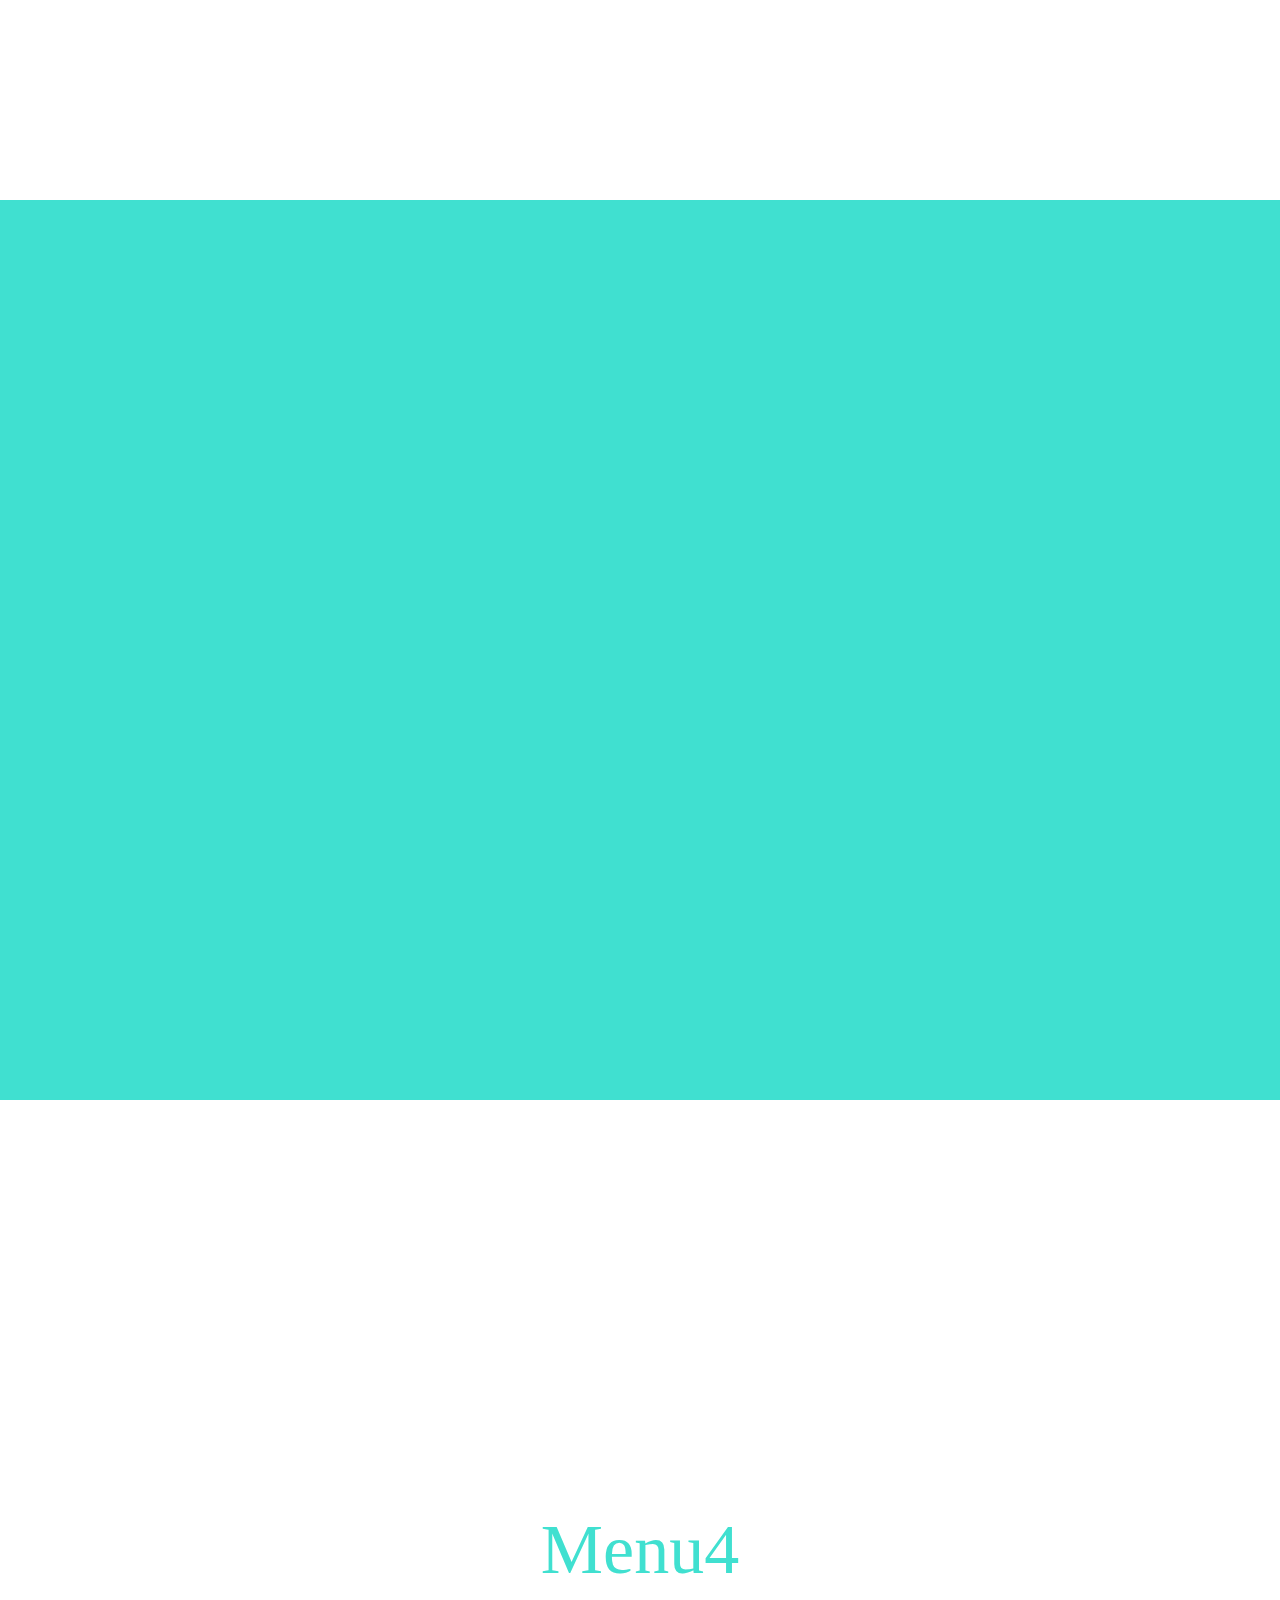
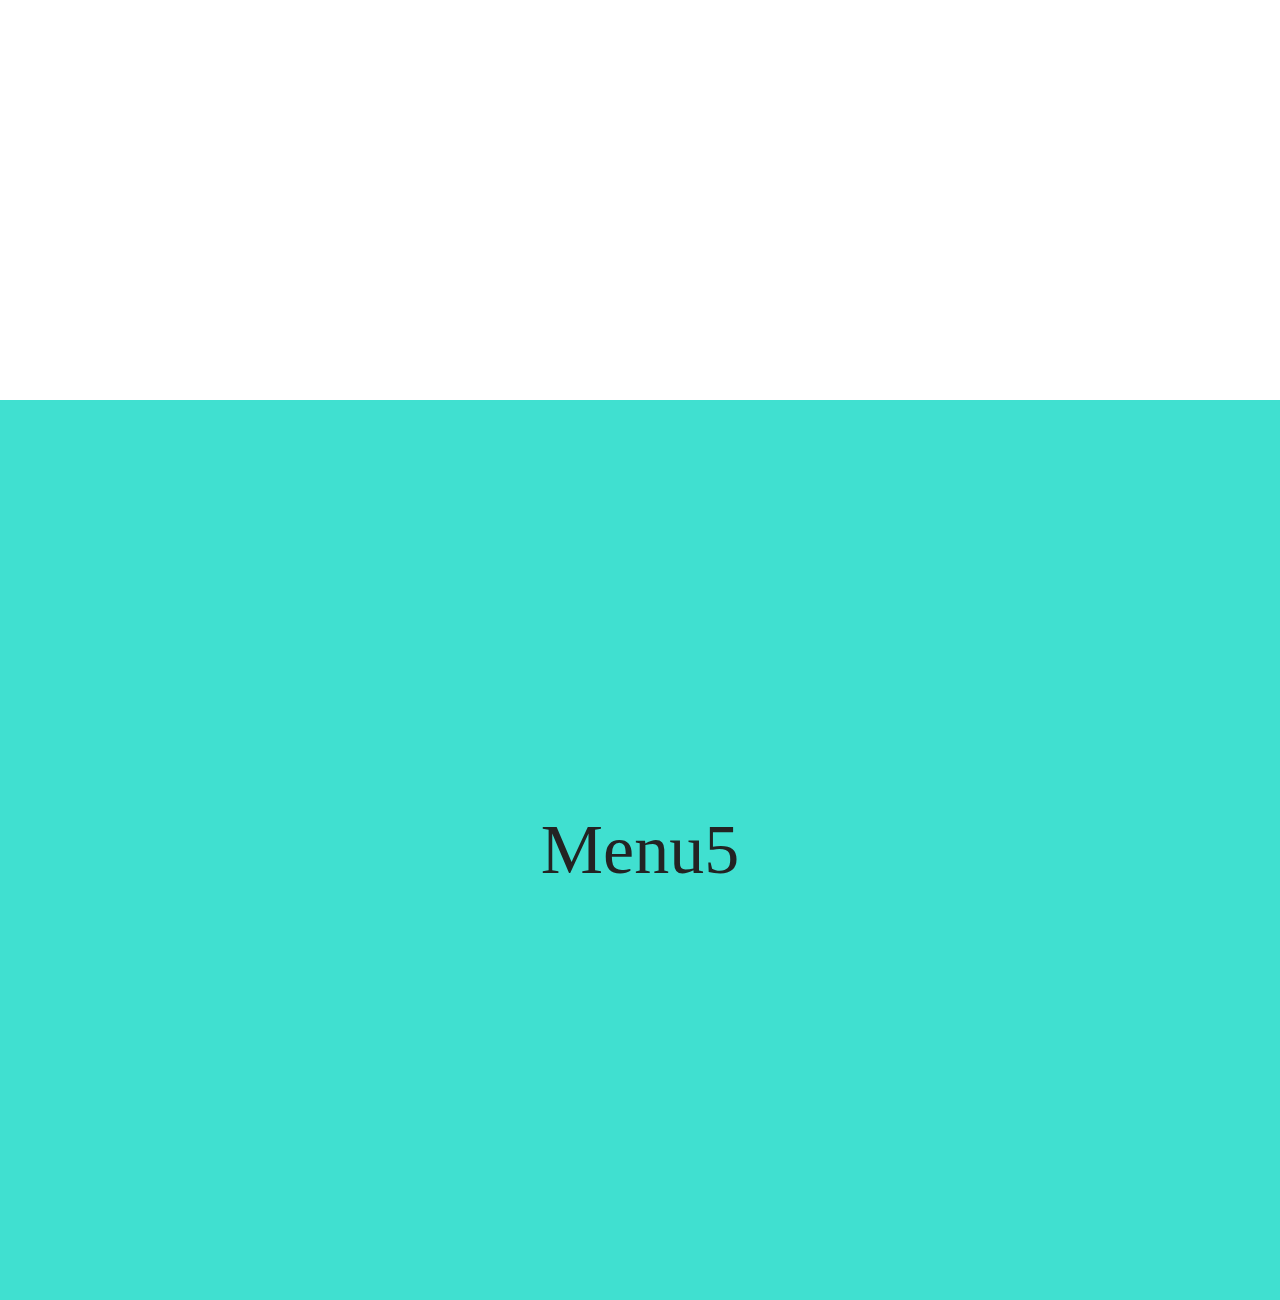
<file: image09.html>
<!DOCTYPE html>
<html lang="ja">
<head>
  <meta charset="UTF-8">
  <meta name="viewport" content="width=device-width, initial-scale=1">
  <title>第7回 課題2</title>
  <link href="https://fonts.googleapis.com/css?family=Pacifico&display=swap" rel="stylesheet">
  <link rel="stylesheet" href="image09.css">
</head>
<body>
    <header class="global-nav">
        <h1>Company Name</h1>
        <nav class="menu">
            <ul>
                <li><a href="#sec1">Menu1</a></li>
                <li><a href="#sec2">Menu2</a></li>
                <li><a href="#sec3">Menu3</a></li>
                <li><a href="#sec4">Menu4</a></li>
                <li><a href="#sec5">Menu5</a></li>
            </ul>
        </nav>
    </header>
    <main>
        <section id="sec1">
            Menu1
        </section>
        <section id="sec2">
            Menu2
        </section>
        <section id="sec3">
            <iframe width="560" height="315" src="https://www.youtube.com/embed/ESx_hy1n7HA?loop=1&autoplay=1&mute=1&rel=0&modestbranding=1" frameborder="0" allow="accelerometer; autoplay; encrypted-media; gyroscope; picture-in-picture" allowfullscreen></iframe>
        </section>
        <section id="sec4">
            Menu4
        </section>
        <section id="sec5">
            Menu5
        </section>
    </main>
</body>
</html>
</file>
<file: image01.css>
/* 全ての要素を対象とする */
*, *::before, *::after {
    margin: 0; /* 外部余白のリセット */
    padding: 0; /* 内部余白のリセット */
    box-sizing: border-box; /* widthやheightなどのサイズ指定をボーダーを含んだサイズで指定できるように変更 */
  }
  
  /* Webページ全体の設定を記載 */
  :root { /* htmlを指定した場合と同じような意味合いです */
    /* 書体の設定 */
    font-family: -apple-system, BlinkMacSystemFont, "Helvetica Neue", YuGothic, "ヒラギノ角ゴ ProN W3", Hiragino Kaku Gothic ProN, Arial, "メイリオ", Meiryo, sans-serif;
    /* 日本語の字詰を自動カーニングするように設定 */
    font-feature-settings: "palt";
    /* 標準の文字サイズを指定 */
    font-size: 16pt;
  }

  body {
    background-image: url("c17061610_main.jpeg");  /* 背景画像設定 */
    background-size: cover; /* 背景画像のサイズを全体にフィットするように設定 */
    background-attachment: fixed; /* 背景画像をスクロールしても同じ位置になるように設定 */
  }

  main {
    display: flex; /* この要素の内部の表示をフレキシブルに変更可能とする */
    justify-content: center; /* 内部要素を中央揃え */
    align-items: center; /* 内部要素を中央揃え */
    min-height: 100vh; /* 最低高さを画面の高さに揃える(最低限、画面の高さ分は領域が確保される) */
  }
  
  /* モバイルでの表示時にレイアウトを変更する */
  @media screen and (max-width: 896px) {
    main {
      flex-direction: column; /* 横並びを縦並びに変更する */
      padding: 2rem; /* 内側に二文字分の余白を設ける */
    }
  }

  /* class="profile-photo" の中の img */
  .profile-photo img {
    display: block; /* 画像自体を箱として表示させる */
    width: 300px; /* 横幅の設定 */
    height: 300px; /* 高さの設定 */
    border-radius: 50%; /* 角丸を縦横のサイズの半分以上の値を指定することで正方形の画像は円にくり抜かれる、99999pxなどでもOK */
  }
  /* モバイルでの表示時にサイズを調整する */
  @media screen and (max-width: 896px) {
    .profile-photo img {
      width: 70vw; /* 横幅の設定を画面横サイズの70% */
      height: 70vw; /* 高さの設定を画面横サイズの70% */
    }
  }

  .profile-text {
    max-width: 600px; /* 最大幅を設定 */
    padding: 2rem; /* 基準文字サイズの2文字分内側に余白を設定 */
    color: #fff; /* 文字色を設定(任意の文字色に変えて良い) */
  }

  h1 {
    font-size: 4rem; /* 文字サイズを基準サイズの400%とする */
    letter-spacing: 0.1em; /* 字間を0.1文字分開ける */
  }
  
  /* モバイルでの表示時にレイアウトを変更する */
  @media screen and (max-width: 896px) {
    h1 {
      font-size: 13.5vw; /* 文字サイズを画面サイズの13.5％幅とする */
      text-align: center; /* 文字の配置をセンタリングする */
    }
  }

  .social {
    list-style: none; /* リストの・が邪魔なので消します */
    display: flex; /* フレキシブルに */
    margin-top: 1.5rem; /* 上部に1.5文字分の外部余白を設定 */
  }

  /* class="social"の中のli */
  .social li {
    line-height: 1; /* 文字高さを1文字分とする */
    padding: 0.5rem;  /* 上下左右に0.5文字分の内部余白をつける */
    font-size: 1.5rem; /* アイコン(文字)のサイズを1.5文字分とする */
  }

  /* class="social"の中のliの中のa */
  .social li a {
    text-decoration: none;  /* リンクテキストの装飾をなくす */
    color: #fff;  /* 文字色変更(任意の文字色に変えて良い) */
    transition: 1s color; /* 文字色が変化する場合、１秒かけて変化させる定義 */
  }

  /* class="social"の中のliの中のaにマウスカーソルが乗った時 */
  .social li a:hover {
    color: rgb(120, 120, 120);  /* 文字色を変える(任意の文字色に変えて良い) */
  }

  .background-filter {
    width: 100%;
    height: 100%;
    position: fixed; /* 配置を固定 */
    top: 0; /* 上部の位置を設定 */
    left: 0; /* 左側の位置を設定 */
    z-index: -1; /* 重なりの位置をmainコンテンツの後ろに設定 */
    background-attachment: fixed;
    opacity: 0.82; /* 透明度を61%に設定 */
    background-image: linear-gradient(60deg,#ff0000 10%,#ff9100 20%, #ffd900 30%, #73ff00 40%, #00e1ff 50%, #0044ff 60%, #ae00ff 70%, #ff0095 80%, #2b2b2b 90%); /* 背景をグラデーションで設定 */
  }

  .profile-photo {
    position: relative; /* 縁取り要素を追加する前に、親コンテナの配置方法を相対配置に変更 */
  }
  .circle1,
  .circle2,
  .circle3 {
    position: absolute; /* 縁取り要素は絶対配置 */
    top: 0; /* .profile-photoの開始位置と揃える */
    width: 100%;
    height: 100%;
    border-radius: 40%; /* 40%の角丸めで歪な形を作成しておく */
    z-index: -1; /* 画像と背景の間に重ねる */
  }

  /* rotationという名前のアニメーションを作成 */
  @keyframes rotation {
    from {  /* 開始時点の装飾 */
      transform: rotate(0deg);  /* 変形操作の内、回転0度 */
    }
  
    to {  /* 終了時点の装飾 */
      transform: rotate(360deg); /* 変形操作の内、回転360度 */
    }

  }

  .circle1 {
    opacity: 0.6; /* 透明度 */
    background: rgb(212, 212, 212); /* 縁取りの色設定 */
    transform-origin: 90% 90%;  /* transformの基準位置を変更 */
    animation: rotation 5s infinite linear; /* rotationアニメーションの秒数と繰り返し、変化を線形に変更 */
  }
  
  .circle2 {
    opacity: 0.6;
    background: rgb(212,212,212);
    transform-origin: 10% 10%;
    animation: rotation 12s infinite linear;
  }
  
  .circle3 {
    opacity: 0.6;
    background: rgb(212,212,212);
    transform-origin: 50% 50%;
    animation: rotation 8s infinite linear;
  }
</file>
<file: image04.css>
#fizzbuzz li:nth-child(3n+3)::before {
     content: "Fizz";
}

#fizzbuzz li:nth-child(5n+5)::after {
     content: "Buzz";
}
</file>
<file: image05.css>
html, body {
    font-size: 16pt;
    font-family: "游明朝", YuMincho, "ヒラギノ明朝 ProN W3", "Hiragino Mincho ProN", "HG明朝E", "ＭＳ Ｐ明朝", "ＭＳ 明朝", serif;
}
  
body {
    height: calc(100% - 200px);
    margin: auto 20px;
  
    writing-mode: vertical-rl;
    letter-spacing: .06rem;
    line-height: 1.8;
}
</file>
<file: image06.css>
* {
    margin: 0;
    padding: 0;
    box-sizing: border-box;
}

*::before, *::after {
    box-sizing: inherit;
}

:root {
    font-size: 20pt;
    font-family: Avenir , "Open Sans" , "Helvetica Neue" , Helvetica , Arial , Verdana , Roboto , "游ゴシック" , "Yu Gothic" , "游ゴシック体" , "YuGothic" , "ヒラギノ角ゴ Pro W3" , "Hiragino Kaku Gothic Pro" , "Meiryo UI" , "メイリオ" , Meiryo , "ＭＳ Ｐゴシック" , "MS PGothic" , sans-serif;
}

input {
    font-size: inherit;
    font-family: inherit;
}

html, body {
    height: 100%;
}

body {
    display: flex;
    justify-content: center;
    align-items: center;
    /* background-color: #8BC6EC; */
    background-image: linear-gradient(135deg, red 0%, green 100%);
}

main {
    width: 600px;
    max-width: 95%;
    padding: 2rem;
    display: flex;
    flex-direction: column;
    justify-content: center;

    text-align: center;
    border-radius: 1em;
    background-color: #fff;
    box-shadow: rgba(0, 0, 0, 0.1) 0 20px 60px -10px;
}

main h1,
main h4 {
    margin-bottom: 1rem;
}

main input {
    font-size: 3rem;
    padding: 0.25rem;
    text-align: center;
    width: 100%;
}

main button {
    font-size: 1rem;
}

.message-container {
    font-size: 1rem;
    color: green;
}

.message-container.complete {
    color: red;
}
</file>
<file: image08_master.css>
*, *::after, *::before  {
  box-sizing: border-box;
}

:root {
  font-family: -apple-system, BlinkMacSystemFont, "Helvetica Neue", YuGothic, "ヒラギノ角ゴ ProN W3", Hiragino Kaku Gothic ProN, Arial, "メイリオ", Meiryo, sans-serif;
  font-feature-settings: "palt";
  font-size: 14pt;
}

body {
  width: 800px;
  margin: 0 auto;
}

section {
  margin-bottom: 80px;
}

.kadai {
  border: 1px solid #ccc;
  width: 100%;
  height: 100px;
  border-radius: 4px;
  display: flex;
}

.sample div:nth-child(1) {
  /* base */
  width: 70%;
  background: #eee;
}
.sample div:nth-child(2) {
  /* main */
  width: 25%;
  background: #ccc;
}
.sample div:nth-child(3) {
  /* accent */
  width: 5%;
  background: #999;
}
</file>
<file: image08.css>
.haru div:nth-child(1) {
    /* base */
    width: 70%;
    background: rgb(255, 139, 158);
  }

.haru div:nth-child(2) {
    /* main */
    width: 25%;
    background: yellowgreen;
}

.haru div:nth-child(3) {
    /* accent */
    width: 5%;
    background: rgb(119, 67, 0);
}
  
.natsu div:nth-child(1) {
    /* base */
    width: 70%;
    background: rgb(0, 26, 255);
}

.natsu div:nth-child(2) {
    /* main */
    width: 25%;
    background: rgb(0, 195, 255);
}

.natsu div:nth-child(3) {
    /* accent */
    width: 5%;
    background: rgb(255, 145, 0);
}
  
.aki div:nth-child(1) {
    /* base */
    width: 70%;
    background: rgb(255, 81, 0);
}
  
.aki div:nth-child(2) {
    /* main */
    width: 25%;
    background: rgb(255, 217, 0);
}
  
.aki div:nth-child(3) {
    /* accent */
    width: 5%;
    background: rgb(119, 67, 0);
}

.fuyu div:nth-child(1) {
    /* base */
    width: 70%;
    background: rgb(231, 231, 231);
}

.fuyu div:nth-child(2) {
    /* main */
    width: 25%;
    background: rgb(0, 223, 193);
}

.fuyu div:nth-child(3) {
    /* accent */
    width: 5%;
    background: rgb(0, 225, 255);
}

.karui div:nth-child(1) {
    /* main */
    width: 33%;
    background: rgb(255, 126, 126);
  }

.karui div:nth-child(2) {
    /* main */
    width: 34%;
    background: rgb(255, 222, 113);
}

.karui div:nth-child(3) {
    /* main */
    width: 33%;
    background: rgb(106, 255, 168);
}
  
.omoi div:nth-child(1) {
    /* main */
    width: 33%;
    background: rgb(138, 0, 0);
}

.omoi div:nth-child(2) {
    /* main */
    width: 34%;
    background: rgb(173, 142, 0);
}

.omoi div:nth-child(3) {
    /* main */
    width: 33%;
    background: rgb(0, 128, 43);
}
  
.fuwafuwa div:nth-child(1) {
    /* main */
    width: 33%;
    background: rgb(255, 175, 175);
}
  
.fuwafuwa div:nth-child(2) {
    /* main */
    width: 34%;
    background: rgb(255, 241, 161);
}
  
.fuwafuwa div:nth-child(3) {
    /* main */
    width: 33%;
    background: rgb(156, 255, 194);
}

.dosshiri div:nth-child(1) {
    /* main */
    width: 33%;
    background: rgb(73, 0, 0);
}

.dosshiri div:nth-child(2) {
    /* main */
    width: 34%;
    background: rgb(80, 74, 0);
}

.dosshiri div:nth-child(3) {
    /* main */
    width: 33%;
    background: rgb(0, 78, 33);
}

.cool div:nth-child(1) {
    /* main */
    width: 25%;
    background: rgb(0, 255, 213);
}
  
.cool div:nth-child(2) {
    /* main */
    width: 25%;
    background: rgb(0, 238, 255);
}
  
.cool div:nth-child(3) {
    /* main */
    width: 25%;
    background: rgb(0, 60, 255);
}

.cool div:nth-child(4) {
    /* main */
    width: 25%;
    background: rgb(76, 0, 255);
}

.hot div:nth-child(1) {
    /* main */
    width: 25%;
    background: rgb(255, 217, 0);
}

.hot div:nth-child(2) {
    /* main */
    width: 25%;
    background: rgb(255, 153, 0);
}

.hot div:nth-child(3) {
    /* main */
    width: 25%;
    background: rgb(255, 81, 0);
}

.hot div:nth-child(4) {
    /* main */
    width: 25%;
    background: rgb(255, 0, 0);
}

.future div:nth-child(1) {
    /* main */
    width: 60%;
    background: rgb(197, 197, 197);
}
  
.future div:nth-child(2) {
    /* sub */
    width: 20%;
    background: rgb(0, 255, 234);
}
  
.future div:nth-child(3) {
    /* sub */
    width: 20%;
    background: rgb(210, 133, 255);
}

.ancient div:nth-child(1) {
    /* main */
    width: 60%;
    background: rgb(122, 80, 0);
}

.ancient div:nth-child(2) {
    /* sub */
    width: 20%;
    background: rgb(211, 162, 0);
}

.ancient div:nth-child(3) {
    /* sub */
    width: 20%;
    background: rgb(136, 0, 0);
}

.wild div:nth-child(1) {
    /* main */
    width: 60%;
    background: rgb(0, 65, 9);
}

.wild div:nth-child(2) {
    /* sub */
    width: 20%;
    background: rgb(72, 255, 0);
}

.wild div:nth-child(3) {
    /* sub */
    width: 20%;
    background: rgb(0, 133, 33);
}

.speed div:nth-child(1) {
    /* main */
    width: 60%;
    background: rgb(0, 255, 221);
}

.speed div:nth-child(2) {
    /* sub */
    width: 20%;
    background: rgb(250, 250, 250);
}

.speed div:nth-child(3) {
    /* sub */
    width: 20%;
    background: rgb(0, 255, 128);
}

.full-color div:nth-child(1) {
    /* main */
    width: 10%;
    background: red;
}
  
.full-color div:nth-child(2) {
    /* main */
    width: 10%;
    background: orange;
}
  
.full-color div:nth-child(3) {
    /* main */
    width: 10%;
    background: rgb(255, 230, 0);
}

.full-color div:nth-child(4) {
    /* main */
    width: 10%;
    background: yellowgreen;
}

.full-color div:nth-child(5) {
    /* main */
    width: 10%;
    background: rgb(0, 204, 255);
}

.full-color div:nth-child(6) {
    /* main */
    width: 10%;
    background: rgb(0, 47, 255);
}

.full-color div:nth-child(7) {
    /* main */
    width: 10%;
    background: rgb(162, 0, 255);
}

.full-color div:nth-child(8) {
    /* main */
    width: 10%;
    background: rgb(255, 0, 170);
}

.full-color div:nth-child(9) {
    /* main */
    width: 10%;
    background: rgb(36, 36, 36);
}

.full-color div:nth-child(10) {
    /* main */
    width: 10%;
    background: rgb(197, 197, 197);
}
</file>
<file: image09.css>
* {
    margin: 0;
    padding: 0;
    box-sizing: border-box;
}
*::after,
*::before {
    box-sizing: inherit;
}
:root {
    --primary-050: turquoise; /* サンプル */
    --secondary-050: rgb(35, 35, 35); /* サンプル */
    --dark-087: rgba(0,0,0,0.87); 
    --dark-054: rgba(0,0,0,0.54);
    --dark-026: rgba(0,0,0,0.26);
    --dark-012: rgba(0,0,0,0.12);
    --light-100: rgba(255,255,255,1.00);
    --light-070: rgba(255,255,255,0.70);
    --light-030: rgba(255,255,255,0.30);
    --light-012: rgba(255,255,255,0.12);
    --gray-010: #f1f1f1;
    --gray-020: #e4e4e4;

    font-family: -apple-system, BlinkMacSystemFont, "Helvetica Neue", YuGothic, "ヒラギノ角ゴ ProN W3", Hiragino Kaku Gothic ProN, Arial, "メイリオ", Meiryo, sans-serif;
    font-feature-settings: "palt";
    font-size: 16pt;
}

.global-nav h1 {
    font-size: 1.5rem;
    font-family: 'Pacifico', cursive; 
    margin-left: 1rem;

    color: var(--primary-050);
    text-shadow: 1px 1px 0 var(--dark-026);
}

section {
    height: 100vh;
    display: flex;
    align-items: center;
    justify-content: center;
    font-size: 5rem;
    color: turquoise;
    /* font-family: "メイリオ"; */
    /* font-family: Hiragino Kaku Gothic ProN; */
}

section:nth-child(2n + 1) {
    background-color: var(--primary-050);
    color: var(--secondary-050);
}

.global-nav {
    position: fixed; 
    top: 0;
    left: 0;
    width: 100%;  

    display: flex;
    align-items: center;
    justify-content: space-between;

    background-color: rgb(200, 200, 200);

    box-shadow: 0 2px 1rem var(--dark-026);
}

.global-nav .menu ul {
    list-style: none; 
    display: flex;
    align-items: center;
    font-family: "ヒラギノ角ゴ ProN W3";
}

.global-nav .menu ul a {
    color: turquoise; /* var(--primary-050); */
    text-decoration: none; 

    display: inline-block; 
    line-height: 1; 
    font-size: 1.125rem;
    padding: calc(1.25rem - 4px) 2rem;

    transition: color,background-color 0.3s;

    font-family: "ヒラギノ角ゴ ProN W3";

    border-right: 1px solid var(--dark-012);
    border-top: 4px solid transparent; 
    border-bottom: 4px solid transparent; 
}

.global-nav .menu ul li:last-child a {
    border-right: none;
}

.global-nav .menu ul a:hover {
    background-color: var(--primary-050);
    color: var(--secondary-050);
    border-bottom: 4px solid var(--secondary-050);
}

#sec1 {
    background-image: url("20190630182514.png");
    background-attachment: fixed;
    background-size: cover;
    background-position: center;
    font-family: "ヒラギノ角ゴ ProN W3";
    font-size: 70px;
}

#sec2 {
    font-family: "ヒラギノ角ゴ ProN W3";
    font-size: 70px;
}

#sec3 {
    font-family: "ヒラギノ角ゴ ProN W3";
    font-size: 70px;
}

#sec4 {
    font-family: "ヒラギノ角ゴ ProN W3";
    font-size: 70px;
}

#sec5 {
    background-image: url("450-2015060213260752902.jpg");
    background-attachment: fixed;
    background-size: cover;
    background-position: center;
    font-family: "ヒラギノ角ゴ ProN W3";
    font-size: 70px;
}

#sec3 iframe {
    width: 100%;
    height: 100%;
}
</file>
